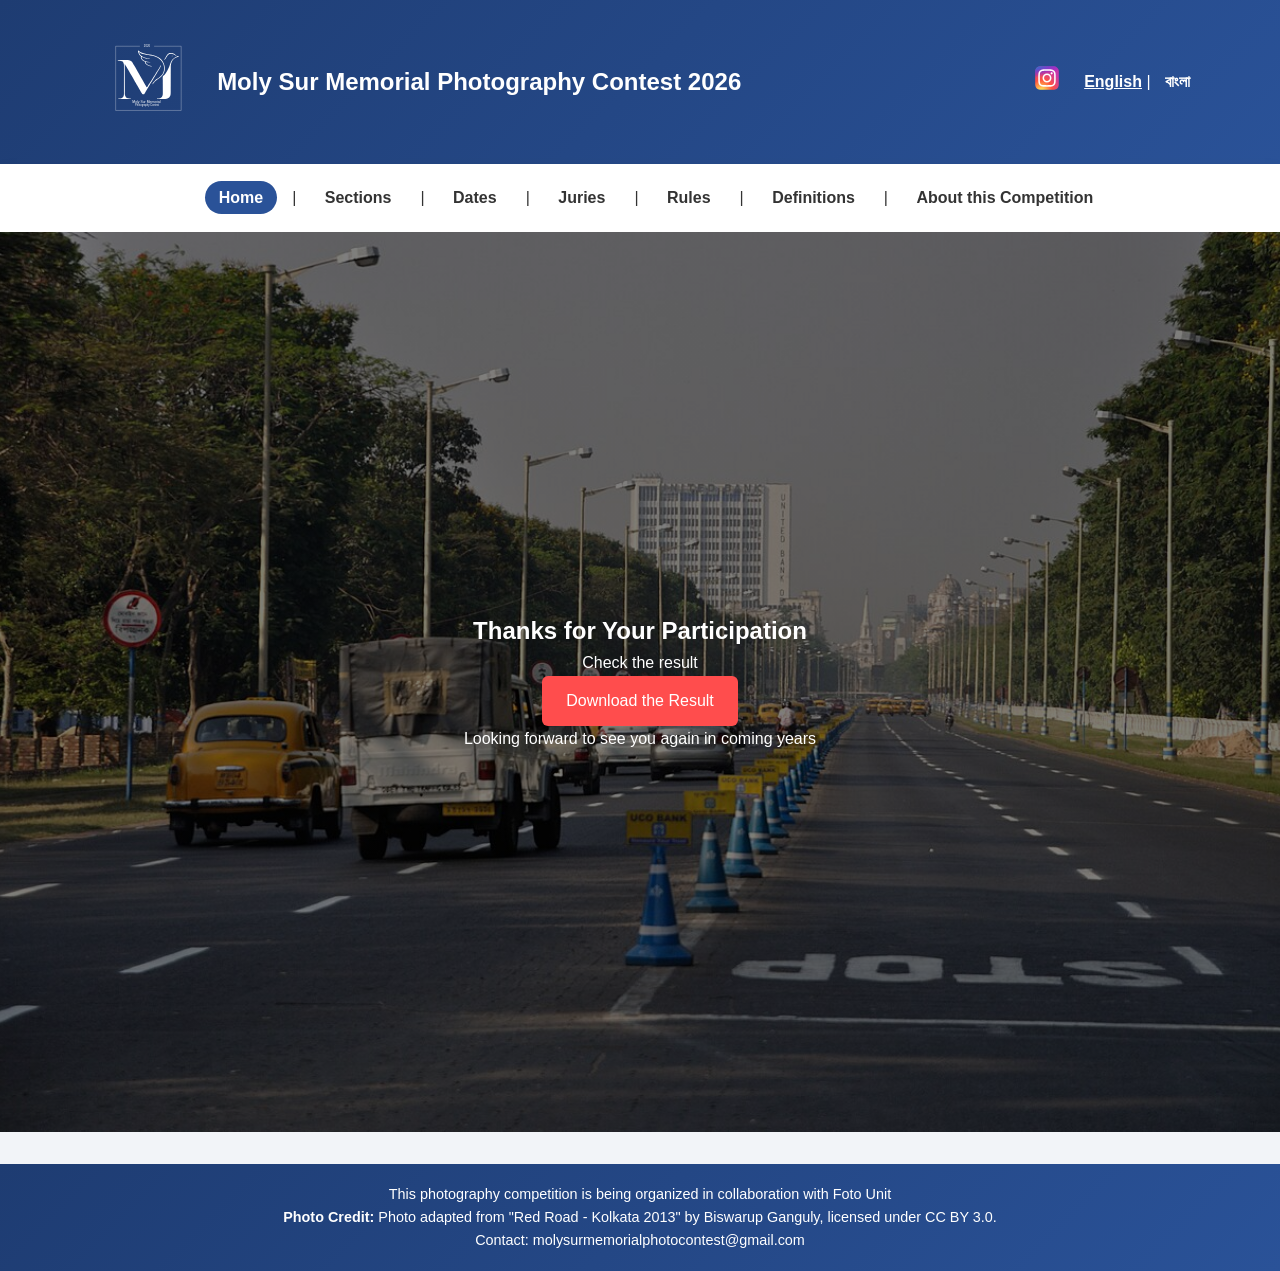
<file: index.html>
<!--!DOCTYPE html>
<html lang="en">
<head>
  <meta charset="UTF-8">
  <meta name="viewport" content="width=device-width, initial-scale=1.0">
  <title>Coming Soon</title>
  <link rel="stylesheet" href="style.css">
</head>
<body>

<div class="container">
  <h1>🚀 Coming Soon</h1>
  <p>Moly Sur Memorial Photography Contest 2026</p>

  <div class="launch-date">
    Launching on <strong>1st April 2026</strong>
  </div>
  
</div>

</body>
</html-->

<!DOCTYPE html>
<html lang="en">
<head>
  <meta charset="UTF-8">

  <meta http-equiv="refresh" content="3; url=/en/">

  <title>Redirecting...</title>

  <script>
    var lang = navigator.language || navigator.userLanguage;

    if (lang.startsWith('bn')) {
      window.location.href = "/bn/";
    } else {
      window.location.href = "/en/";
    }
  </script>
</head>

<body>
  <h2>Select Language</h2>

  <p>If you are not redirected automatically:</p>

  <ul>
    <li><a href="/en/">English</a></li>
    <li><a href="/bn/">বাংলা</a></li>
  </ul>
</body>
</html>
</file>
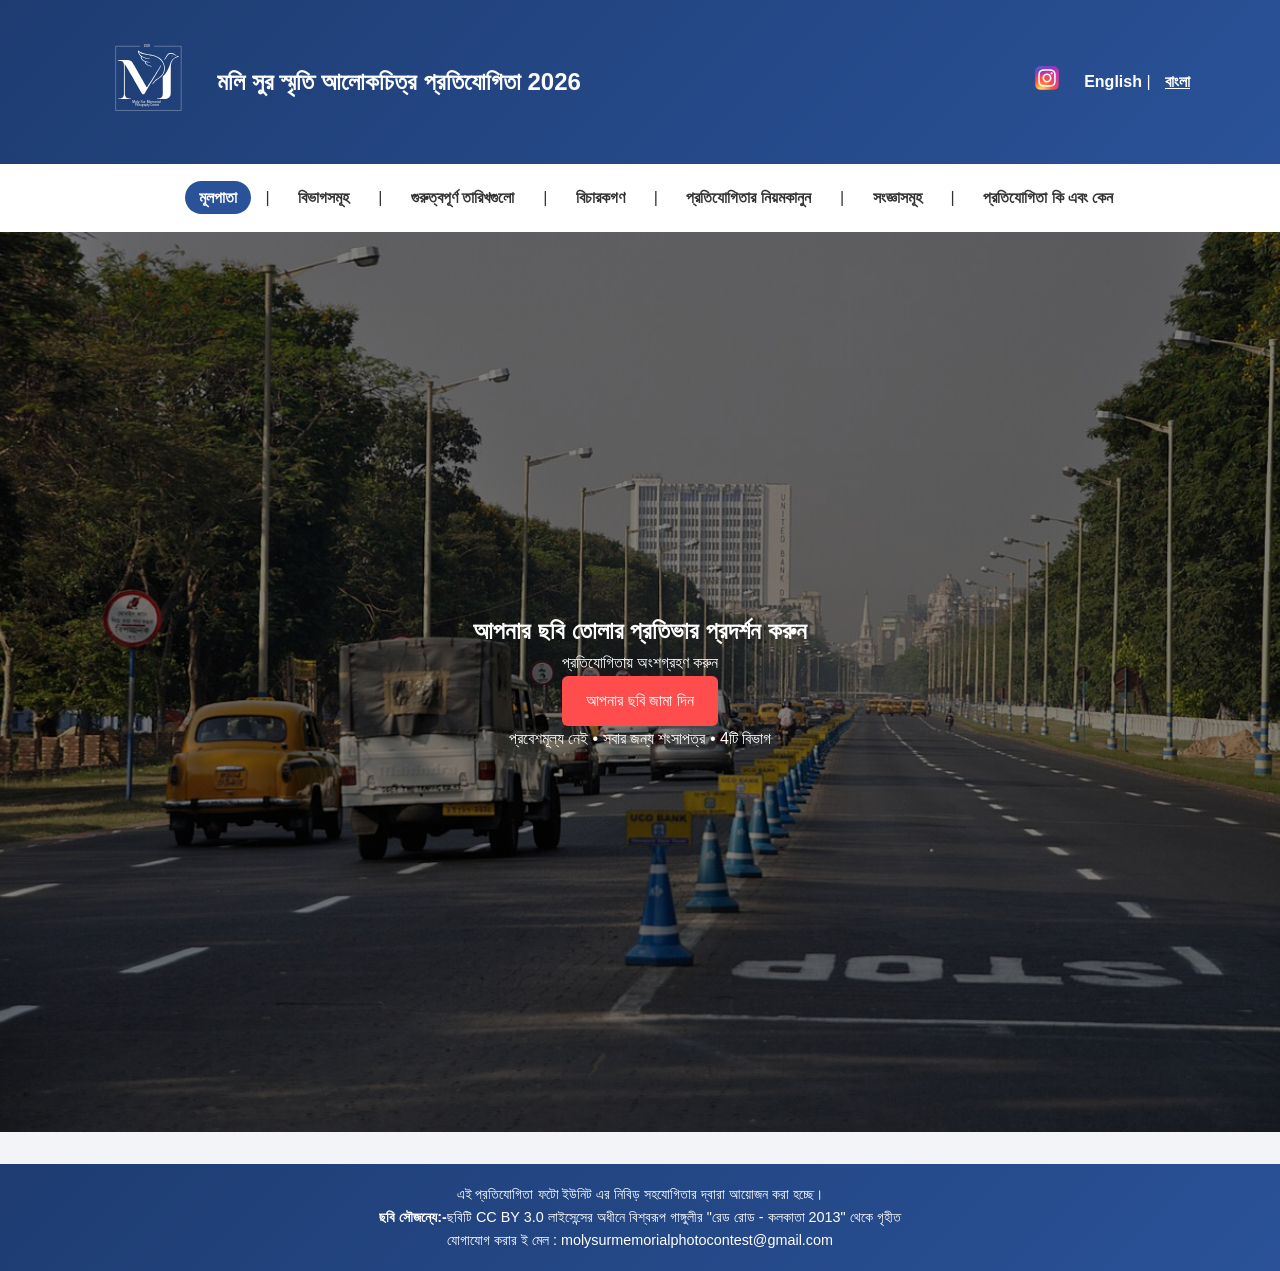
<file: bn/index.html>
<!DOCTYPE html>
<html lang="bn">
<head>
  <meta charset="UTF-8">
  <meta name="viewport" content="width=device-width, initial-scale=1.0">
  <title>MCMPC2026</title>
  <meta name="description" content="Photography contest 2026">
  <link rel="stylesheet" href="/styles/base.css">
  <link rel="stylesheet" href="/styles/layout.css">
  <link rel="stylesheet" href="/styles/component.css">
</head>

<body>

  <script data-goatcounter="https://msmpc.goatcounter.com/count"
        async src="//gc.zgo.at/count.js"></script>

  <div class="page-wrapper">

    <header>

      <div class="container header-flex">

        <!-- LEFT: Logo + Title -->
        <div class="header-left">
          <img src="/styles/logo4.svg" alt="Logo" class="logo">
          <h1>
            <span class="title-desktop">মলি সুর স্মৃতি আলোকচিত্র প্রতিযোগিতা 2026</span>
            <span class="title-mobile">MSM ফটো প্রতিযোগিতা 2026</span>
          </h1>
        </div>

        <!-- RIGHT: Instagram + Language -->
        <div class="header-right">

          <a href="https://instagram.com/msm.pc" target="_blank" class="insta-link">
            <img src="/styles/instagram-icon.svg" alt="Instagram">
          </a>

          <div class="lang-switch">
            <a href="/en/">English</a> |
            <a href="/bn/" class="active">বাংলা</a>
          </div>

        </div>
        
      </div>

    </header>

    <nav class="navbar">

      <div class="container">

        <ul>
          <li><a href="/bn/index.html" class="active">মূলপাতা</a></li>
          <li><a href="/bn/section.html">বিভাগসমূহ</a></li>
          <li><a href="/bn/calendar.html">গুরুত্বপূর্ণ তারিখগুলো</a></li>
          <li><a href="/bn/jury.html">বিচারকগণ</a></li>
          <li><a href="/bn/rule.html">প্রতিযোগিতার নিয়মকানুন</a></li>
          <li><a href="/bn/definition.html">সংজ্ঞাসমূহ</a></li>
          <li><a href="/bn/about.html">প্রতিযোগিতা কি এবং কেন</a></li>
        </ul>

      </div>

    </nav>

    <main>

      <section class="hero">

      <div class="container">

        <h2>আপনার ছবি তোলার প্রতিভার প্রদর্শন করুন</h2>

        <p>প্রতিযোগিতায় অংশগ্রহণ করুন</p>


        <a href="https://forms.gle/mVWbASYN3Ujqs8cL9" 
          target="_blank" 
          rel="noopener noreferrer"
          class="hero-btn">
            আপনার ছবি জামা দিন
        </a>

        <p class="hero-note">প্রবেশমূল্য নেই • সবার জন্য শংসাপত্র • 4টি বিভাগ</p>

        <!--a href="https://forms.gle/JocwkD4xmF44XonDA">Test Link</a-->
        <!--a href="https://forms.gle/DYAHYV2Z3Wo8uNwR8">Old Link</a-->

      </div>

    </section>

    </main>

    <footer>

      <div class="container">

        <p>এই প্রতিযোগিতা 
          <a href="https://fotounit.org">ফটো ইউনিট</a> 
          এর নিবিড় সহযোগিতার দ্বারা আয়োজন করা হচ্ছে।
        </p>

        <p><strong>ছবি সৌজন্যে:-</strong>ছবিটি <a href="https://creativecommons.org/licenses/by/3.0/" target="_blank">
          CC BY 3.0</a> লাইসেন্সের অধীনে 
          <a href="https://commons.wikimedia.org/wiki/User:Biswarup_Ganguly" target="_blank">
          বিশ্বরূপ গাঙ্গুলীর </a>  
          <a href="https://commons.wikimedia.org/wiki/File:Red_Road_-_Kolkata_2013-04-10_7739.JPG" target="_blank">
            "রেড রোড - কলকাতা 2013"</a> থেকে গৃহীত 
        </p>

        <p>যোগাযোগ করার ই মেল : molysurmemorialphotocontest@gmail.com</p>

      </div>

    </footer>

  </div>
  
</body>

</html>
</file>
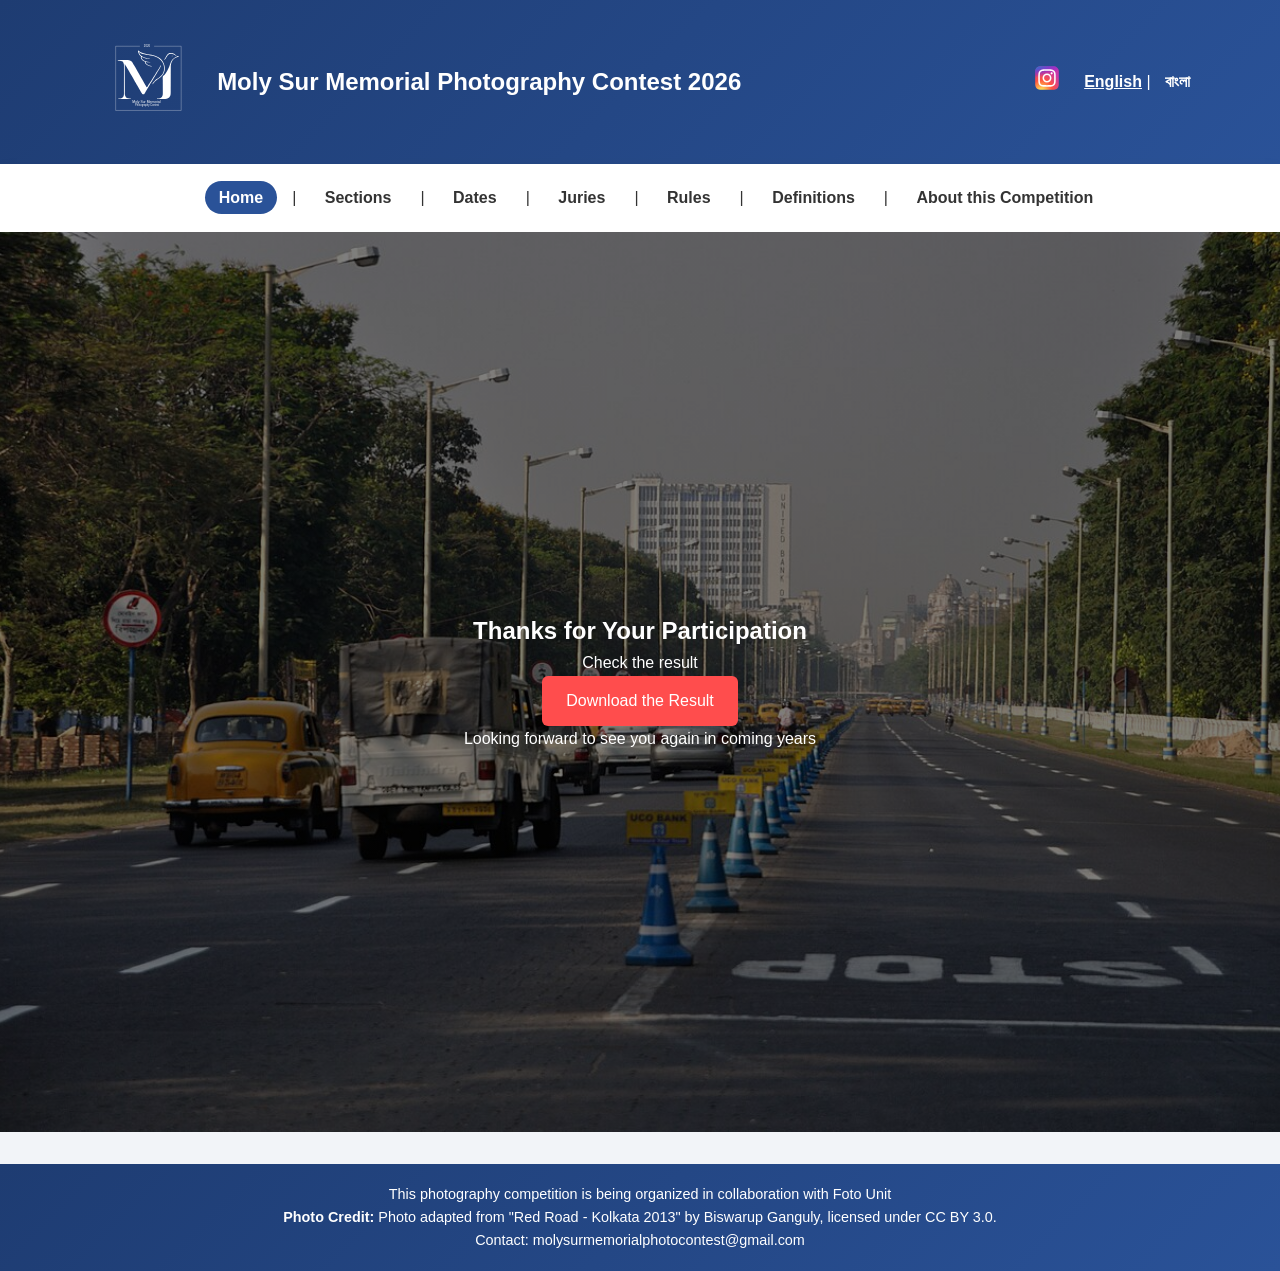
<file: en/index.html>
<!DOCTYPE html>
<html lang="en">
<head>
  <meta charset="UTF-8">
  <meta name="viewport" content="width=device-width, initial-scale=1.0">
  <title>MCMPC2026</title>
  <meta name="description" content="Photography contest 2026">
  <link rel="stylesheet" href="/styles/base.css">
  <link rel="stylesheet" href="/styles/layout.css">
  <link rel="stylesheet" href="/styles/component.css">
</head>

<body>

  <script data-goatcounter="https://msmpc.goatcounter.com/count"
        async src="//gc.zgo.at/count.js"></script>

  <div class="page-wrapper">

    <header>

      <div class="container header-flex">

        <!-- LEFT: Logo + Title -->
        <div class="header-left">
          <img src="/styles/logo4.svg" alt="Logo" class="logo">
          <h1>
            <span class="title-desktop">Moly Sur Memorial Photography Contest 2026</span>
            <span class="title-mobile">MSM Photo Contest 2026</span>
          </h1>
        </div>

        <!-- RIGHT: Instagram + Language -->
        <div class="header-right">

          <a href="https://instagram.com/msm.pc" target="_blank" class="insta-link">
            <img src="/styles/instagram-icon.svg" alt="Instagram">
          </a>

          <div class="lang-switch">
            <a href="/en/" class="active">English</a> |
            <a href="/bn/">বাংলা</a>
          </div>

        </div>
        
      </div>

    </header>

  <nav class="navbar">

    <div class="container">

      <ul>
        <li><a href="/en/index.html" class="active">Home</a></li>
        <li><a href="/en/section.html">Sections</a></li>
        <li><a href="/en/calendar.html">Dates</a></li>
        <li><a href="/en/jury.html">Juries</a></li>
        <li><a href="/en/rule.html">Rules</a></li>
        <li><a href="/en/definition.html">Definitions</a></li>
        <li><a href="/en/about.html">About this Competition</a></li>
      </ul>

    </div>

</nav>

  <main>

    <section class="hero">

      <div class="container">

        <!--h2>Show Your Photography Talent</h2-->
        <h2>Thanks for Your Participation</h2>

        <!--p>Join the contest</p-->
        <p>Check the result</p>

        <!--a href="https://forms.gle/mVWbASYN3Ujqs8cL9"  
          target="_blank" 
          rel="noopener noreferrer"
          class="hero-btn">
            Submit Your Photo
      </a-->

        <a href="result_msmpc26.pdf" target="_blank" class="hero-btn">Download the Result</a>

        <!--p class="hero-note">Free entry • Certificate for all • 4 Sections</p-->
          <p class="hero-note">Looking forward to see you again in coming years</p>

        <!--a href="https://forms.gle/JocwkD4xmF44XonDA">Test Link</a-->
        <!--a href="https://forms.gle/DYAHYV2Z3Wo8uNwR8">Old Link</a-->

        <!--p class="hero-credit"></p-->

      </div>

    </section>

  </main>

  <footer>

    <div class="container">

      <p>This photography competition is being organized in collaboration with 
        <a href="https://fotounit.org">Foto Unit</a>
      </p>

      <p><strong>Photo Credit:</strong> Photo adapted from 
          <a href="https://commons.wikimedia.org/wiki/File:Red_Road_-_Kolkata_2013-04-10_7739.JPG" target="_blank">
            "Red Road - Kolkata 2013"</a> by 
          <a href="https://commons.wikimedia.org/wiki/User:Biswarup_Ganguly" target="_blank">
              Biswarup Ganguly</a>, licensed under 
          <a href="https://creativecommons.org/licenses/by/3.0/" target="_blank">
              CC BY 3.0</a>.
      </p>

      <p>Contact: molysurmemorialphotocontest@gmail.com</p>

    </div>

  </footer>

  </div>

</body>

</html>
</file>
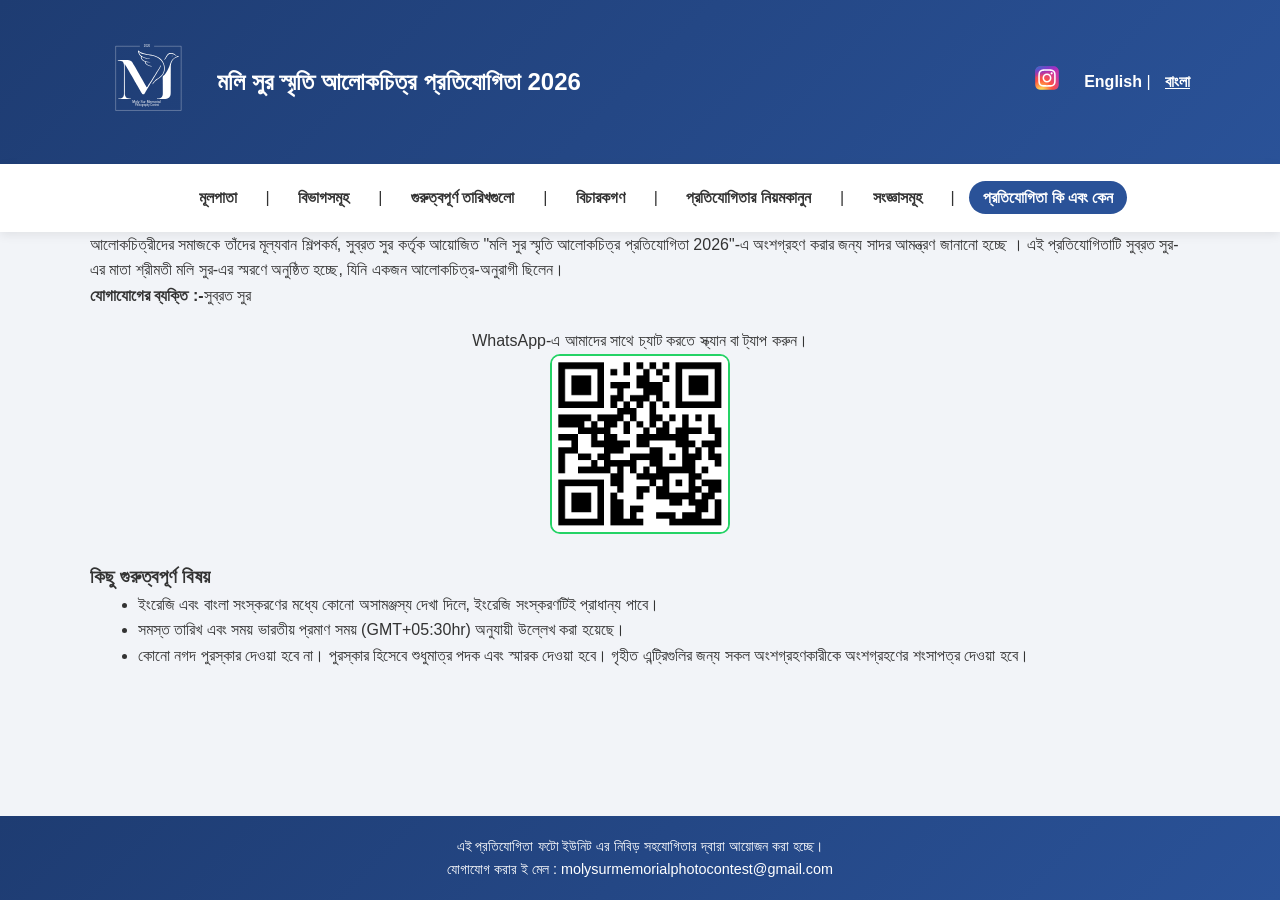
<file: bn/about.html>
<!DOCTYPE html>
<html lang="bn">
<head>
  <meta charset="UTF-8">
  <meta name="viewport" content="width=device-width, initial-scale=1.0">
  <title>MCMPC2026</title>
  <meta name="description" content="Photography contest 2026">
  <link rel="stylesheet" href="/styles/base.css">
  <link rel="stylesheet" href="/styles/layout.css">
  <link rel="stylesheet" href="/styles/component.css">
</head>

<body>

  <script data-goatcounter="https://msmpc.goatcounter.com/count"
        async src="//gc.zgo.at/count.js"></script>

  <div class="page-wrapper">

    <header>

      <div class="container header-flex">

        <!-- LEFT: Logo + Title -->
        <div class="header-left">
          <img src="/styles/logo4.svg" alt="Logo" class="logo">
          <h1>
            <span class="title-desktop">মলি সুর স্মৃতি আলোকচিত্র প্রতিযোগিতা 2026</span>
            <span class="title-mobile">MSM ফটো প্রতিযোগিতা 2026</span>
          </h1>
        </div>

        <!-- RIGHT: Instagram + Language -->
        <div class="header-right">

          <a href="https://instagram.com/msm.pc" target="_blank" class="insta-link">
            <img src="/styles/instagram-icon.svg" alt="Instagram">
          </a>

          <div class="lang-switch">
            <a href="/en/">English</a> |
            <a href="/bn/" class="active">বাংলা</a>
          </div>

        </div>
        

      </div>

    </header>

    <nav class="navbar">

      <div class="container">

        <ul>
          <li><a href="/bn/index.html">মূলপাতা</a></li>
          <li><a href="/bn/section.html">বিভাগসমূহ</a></li>
          <li><a href="/bn/calendar.html">গুরুত্বপূর্ণ তারিখগুলো</a></li>
          <li><a href="/bn/jury.html">বিচারকগণ</a></li>
          <li><a href="/bn/rule.html">প্রতিযোগিতার নিয়মকানুন</a></li>
          <li><a href="/bn/definition.html">সংজ্ঞাসমূহ</a></li>
          <li><a href="/bn/about.html" class="active">প্রতিযোগিতা কি এবং কেন</a></li>
        </ul>

      </div>

    </nav>


    <main>

      <div class="container">

        <p>আলোকচিত্রীদের সমাজকে তাঁদের মূল্যবান শিল্পকর্ম, সুব্রত সুর কর্তৃক আয়োজিত "মলি সুর স্মৃতি আলোকচিত্র প্রতিযোগিতা 2026"-এ 
        অংশগ্রহণ করার জন্য সাদর আমন্ত্রণ জানানো হচ্ছে । এই প্রতিযোগিতাটি সুব্রত সুর-এর মাতা শ্রীমতী মলি সুর-এর স্মরণে অনুষ্ঠিত হচ্ছে, 
        যিনি একজন আলোকচিত্র-অনুরাগী ছিলেন।
        </p>

        <p><strong>যোগাযোগের ব্যক্তি :-</strong>সুব্রত সুর</p>

        <div class="whatsapp-box">
          <p>WhatsApp-এ আমাদের সাথে চ্যাট করতে স্ক্যান বা ট্যাপ করুন।</p>
          <a href="https://wa.me/919874475633" target="_blank">
            <img src="/styles/whatsapp-qr.png" alt="WhatsApp QR" />
          </a>
        </div>

        <h3>কিছু ​​গুরুত্বপূর্ণ বিষয়</h3>

        <ul>

          <li>ইংরেজি এবং বাংলা সংস্করণের মধ্যে কোনো অসামঞ্জস্য দেখা দিলে, ইংরেজি সংস্করণটিই প্রাধান্য পাবে।</li>
          <li>সমস্ত তারিখ এবং সময় ভারতীয় প্রমাণ সময় (GMT+05:30hr) অনুযায়ী উল্লেখ করা হয়েছে।</li>
          <li>কোনো নগদ পুরস্কার দেওয়া হবে না। পুরস্কার হিসেবে শুধুমাত্র পদক এবং স্মারক দেওয়া হবে।
            গৃহীত এন্ট্রিগুলির জন্য সকল অংশগ্রহণকারীকে অংশগ্রহণের শংসাপত্র দেওয়া হবে।
          </li>

      </div>

    </main>

    <footer>

      <div class="container">

        <p>এই প্রতিযোগিতা <a href="https://fotounit.org">ফটো ইউনিট</a> 
          এর নিবিড় সহযোগিতার দ্বারা আয়োজন করা হচ্ছে।
        </p>

        <p>যোগাযোগ করার ই মেল : molysurmemorialphotocontest@gmail.com</p>

      </div>
      
    </footer>

  </div>
  
</body>
</html>
</file>
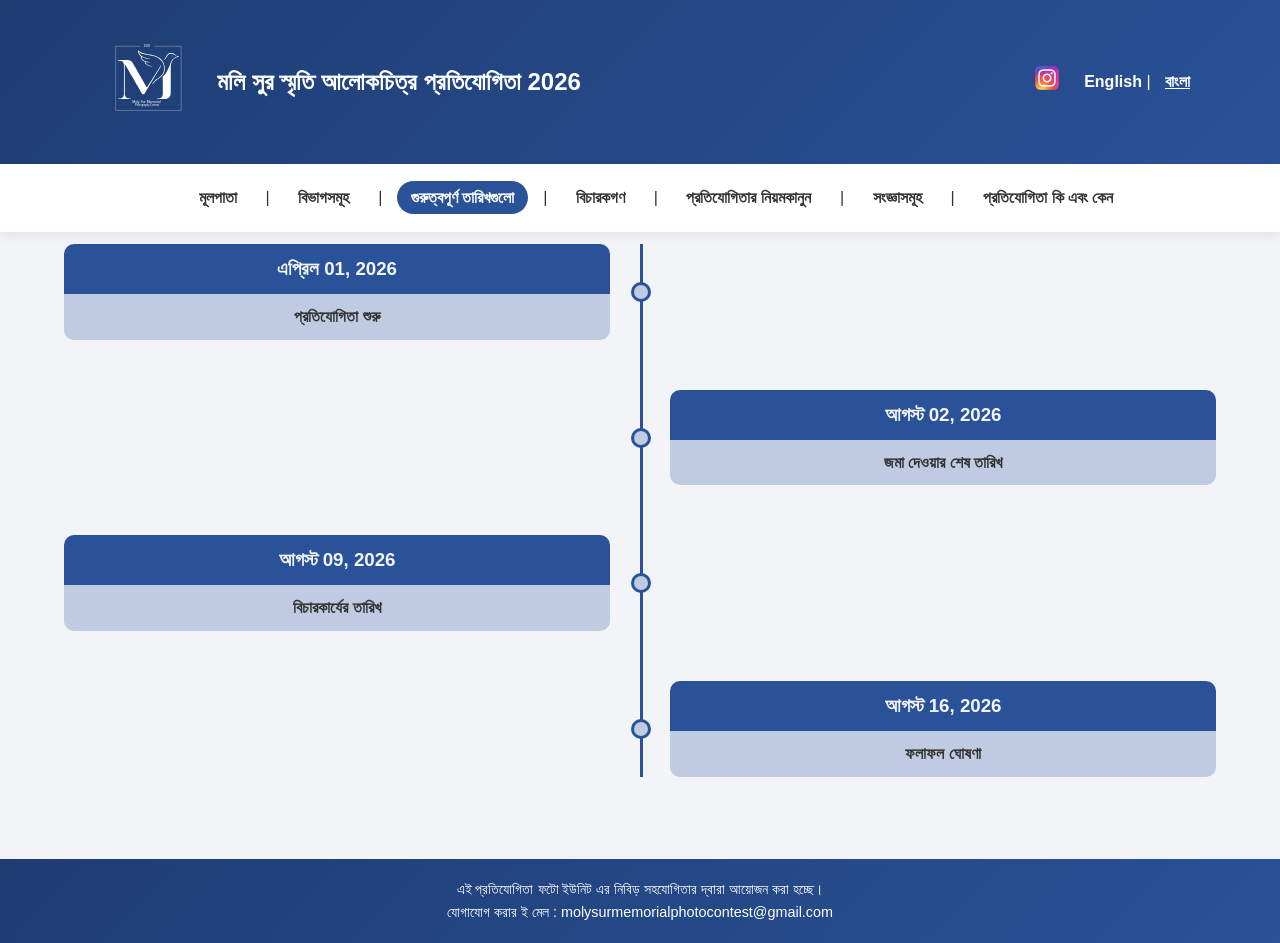
<file: bn/calendar.html>
<!DOCTYPE html>
<html lang="bn">
<head>
  <meta charset="UTF-8">
  <meta name="viewport" content="width=device-width, initial-scale=1.0">
  <title>MCMPC2026</title>
  <meta name="description" content="Photography contest 2026">
  <link rel="stylesheet" href="/styles/base.css">
  <link rel="stylesheet" href="/styles/layout.css">
  <link rel="stylesheet" href="/styles/timeline.css">
</head>

<body>

  <script data-goatcounter="https://msmpc.goatcounter.com/count"
        async src="//gc.zgo.at/count.js"></script>

  <div class="page-wrapper">

    <header>

      <div class="container header-flex">

        <!-- LEFT: Logo + Title -->
        <div class="header-left">
          <img src="/styles/logo4.svg" alt="Logo" class="logo">
          <h1>
            <span class="title-desktop">মলি সুর স্মৃতি আলোকচিত্র প্রতিযোগিতা 2026</span>
            <span class="title-mobile">MSM ফটো প্রতিযোগিতা 2026</span>
          </h1>
        </div>

        <!-- RIGHT: Instagram + Language -->
        <div class="header-right">

          <a href="https://instagram.com/msm.pc" target="_blank" class="insta-link">
            <img src="/styles/instagram-icon.svg" alt="Instagram">
          </a>

          <div class="lang-switch">
            <a href="/en/">English</a> |
            <a href="/bn/" class="active">বাংলা</a>
          </div>

        </div>
        

      </div>

    </header>

    <nav class="navbar">

      <div class="container">

        <ul>
          <li><a href="/bn/index.html">মূলপাতা</a></li>
          <li><a href="/bn/section.html">বিভাগসমূহ</a></li>
          <li><a href="/bn/calendar.html" class="active">গুরুত্বপূর্ণ তারিখগুলো</a></li>
          <li><a href="/bn/jury.html">বিচারকগণ</a></li>
          <li><a href="/bn/rule.html">প্রতিযোগিতার নিয়মকানুন</a></li>
          <li><a href="/bn/definition.html">সংজ্ঞাসমূহ</a></li>
          <li><a href="/bn/about.html">প্রতিযোগিতা কি এবং কেন</a></li>
        </ul>

      </div>

    </nav>

    <main>
      <div class="timeline">
        <ul>
          <li>
            <div class="content">
              <h3>এপ্রিল 01, 2026</h3>
              <p>প্রতিযোগিতা শুরু</p>
            </div>
            <div class="point"></div>
            <div class="date">
              <!--h4>January 2020</h4-->
            </div>
          </li>
          <li>
            <div class="content">
              <h3>আগস্ট 02, 2026</h3>
              <p>জমা দেওয়ার শেষ তারিখ</p>
            </div>
            <div class="point"></div>
            <div class="date">
              <!--h4>July 2019</h4-->
            </div>
          </li>
          <li>
            <div class="content">
              <h3>আগস্ট 09, 2026</h3>
              <p>বিচারকার্যের তারিখ</p>
            </div>
            <div class="point"></div>
            <div class="date">
              <!--h4>March 2019</h4-->
            </div>
          </li>
          <li>
            <div class="content">
              <h3>আগস্ট 16, 2026</h3>
              <p>ফলাফল ঘোষণা</p>
            </div>
            <div class="point"></div>
            <div class="date">
              <!--h4>March 2019</h4-->
            </div>
          </li>
        </ul>
      </div><!--time-line-->
    </main>

    <footer>

      <div class="container">

        <p>এই প্রতিযোগিতা <a href="https://fotounit.org">ফটো ইউনিট</a> 
          এর নিবিড় সহযোগিতার দ্বারা আয়োজন করা হচ্ছে।
        </p>

        <p>যোগাযোগ করার ই মেল : molysurmemorialphotocontest@gmail.com</p>

      </div>

    </footer>

  </div>
  
</body>

</html>
</file>
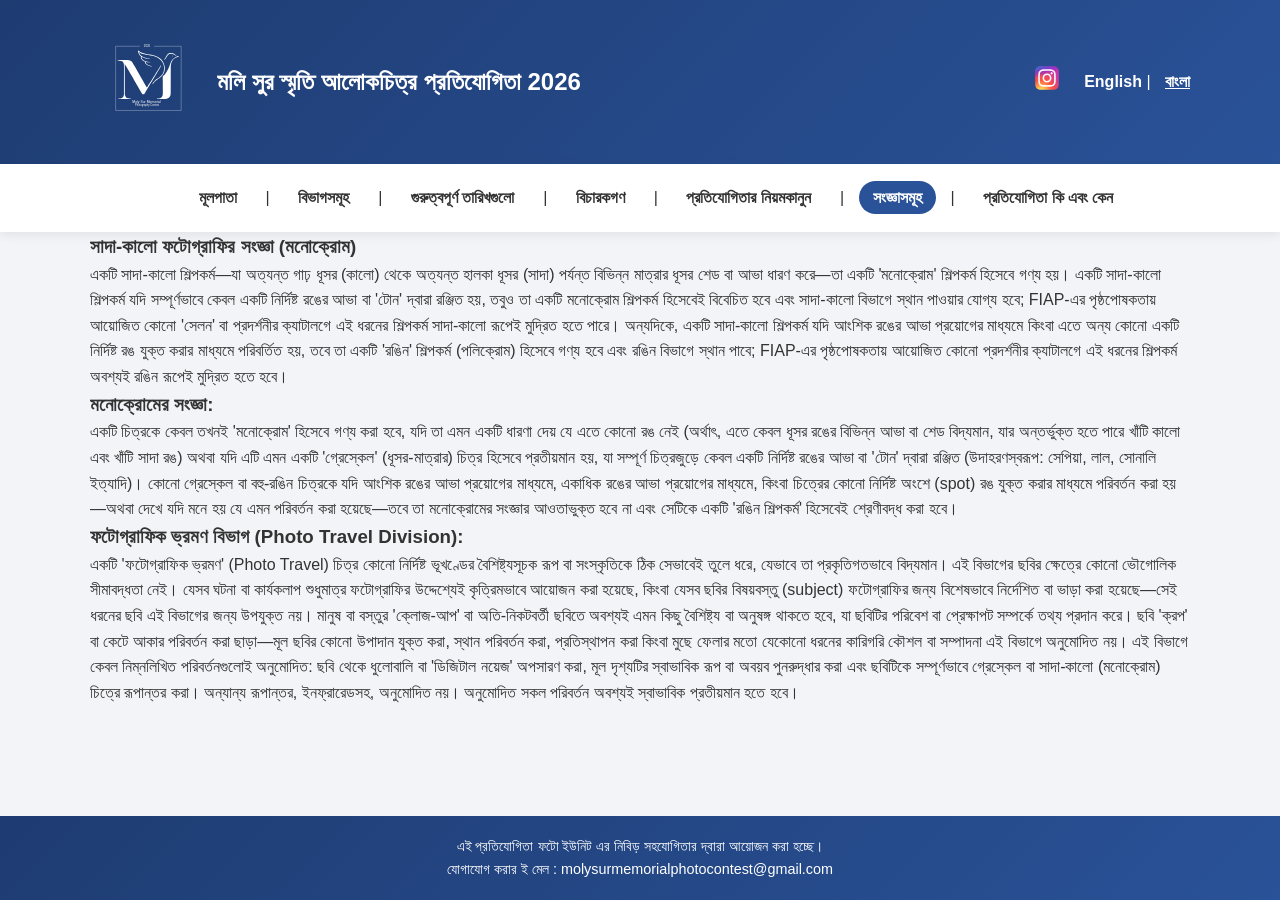
<file: bn/definition.html>
<!DOCTYPE html>
<html lang="bn">
<head>
  <meta charset="UTF-8">
  <meta name="viewport" content="width=device-width, initial-scale=1.0">
  <title>MCMPC2026</title>
  <meta name="description" content="Photography contest 2026">
  <link rel="stylesheet" href="/styles/base.css">
  <link rel="stylesheet" href="/styles/layout.css">
  <link rel="stylesheet" href="/styles/component.css">
</head>

<body>

  <script data-goatcounter="https://msmpc.goatcounter.com/count"
        async src="//gc.zgo.at/count.js"></script>

  <div class="page-wrapper">

    <header>

      <div class="container header-flex">

        <!-- LEFT: Logo + Title -->
        <div class="header-left">
          <img src="/styles/logo4.svg" alt="Logo" class="logo">
          <h1>
            <span class="title-desktop">মলি সুর স্মৃতি আলোকচিত্র প্রতিযোগিতা 2026</span>
            <span class="title-mobile">MSM ফটো প্রতিযোগিতা 2026</span>
          </h1>
        </div>

        <!-- RIGHT: Instagram + Language -->
        <div class="header-right">

          <a href="https://instagram.com/msm.pc" target="_blank" class="insta-link">
            <img src="/styles/instagram-icon.svg" alt="Instagram">
          </a>

          <div class="lang-switch">
            <a href="/en/">English</a> |
            <a href="/bn/" class="active">বাংলা</a>
          </div>

        </div>
        
      </div>

    </header>

    <nav class="navbar">

      <div class="container">

        <ul>
          <li><a href="/bn/index.html">মূলপাতা</a></li>
          <li><a href="/bn/section.html">বিভাগসমূহ</a></li>
          <li><a href="/bn/calendar.html">গুরুত্বপূর্ণ তারিখগুলো</a></li>
          <li><a href="/bn/jury.html">বিচারকগণ</a></li>
          <li><a href="/bn/rule.html">প্রতিযোগিতার নিয়মকানুন</a></li>
          <li><a href="/bn/definition.html" class="active">সংজ্ঞাসমূহ</a></li>
          <li><a href="/bn/about.html">প্রতিযোগিতা কি এবং কেন</a></li>
        </ul>

      </div>

    </nav>

    <main>

  <div class="container">

    <h3>সাদা-কালো ফটোগ্রাফির সংজ্ঞা (মনোক্রোম)</h3>

    <p>একটি সাদা-কালো শিল্পকর্ম—যা অত্যন্ত গাঢ় ধূসর (কালো) থেকে অত্যন্ত হালকা ধূসর (সাদা) পর্যন্ত বিভিন্ন মাত্রার ধূসর শেড বা আভা ধারণ করে—তা একটি 'মনোক্রোম' শিল্পকর্ম হিসেবে গণ্য হয়। একটি সাদা-কালো শিল্পকর্ম যদি সম্পূর্ণভাবে কেবল একটি নির্দিষ্ট রঙের আভা বা 'টোন' দ্বারা রঞ্জিত হয়, তবুও তা একটি মনোক্রোম শিল্পকর্ম হিসেবেই বিবেচিত হবে এবং সাদা-কালো বিভাগে স্থান পাওয়ার যোগ্য হবে; FIAP-এর পৃষ্ঠপোষকতায় আয়োজিত কোনো 'সেলন' বা প্রদর্শনীর ক্যাটালগে এই ধরনের শিল্পকর্ম সাদা-কালো রূপেই মুদ্রিত হতে পারে। অন্যদিকে, একটি সাদা-কালো শিল্পকর্ম যদি আংশিক রঙের আভা প্রয়োগের মাধ্যমে কিংবা এতে অন্য কোনো একটি নির্দিষ্ট রঙ যুক্ত করার মাধ্যমে পরিবর্তিত হয়, তবে তা একটি 'রঙিন' শিল্পকর্ম (পলিক্রোম) হিসেবে গণ্য হবে এবং রঙিন বিভাগে স্থান পাবে; FIAP-এর পৃষ্ঠপোষকতায় আয়োজিত কোনো প্রদর্শনীর ক্যাটালগে এই ধরনের শিল্পকর্ম অবশ্যই রঙিন রূপেই মুদ্রিত হতে হবে। 
    </p>

    <h3>মনোক্রোমের সংজ্ঞা:</h3>

    <p>একটি চিত্রকে কেবল তখনই 'মনোক্রোম' হিসেবে গণ্য করা হবে, যদি তা এমন একটি ধারণা দেয় যে এতে কোনো রঙ নেই (অর্থাৎ, এতে কেবল ধূসর রঙের বিভিন্ন আভা বা শেড বিদ্যমান, যার অন্তর্ভুক্ত হতে পারে খাঁটি কালো এবং খাঁটি সাদা রঙ) অথবা যদি এটি এমন একটি 'গ্রেস্কেল' (ধূসর-মাত্রার) চিত্র হিসেবে প্রতীয়মান হয়, যা সম্পূর্ণ চিত্রজুড়ে কেবল একটি নির্দিষ্ট রঙের আভা বা 'টোন' দ্বারা রঞ্জিত (উদাহরণস্বরূপ: সেপিয়া, লাল, সোনালি ইত্যাদি)। কোনো গ্রেস্কেল বা বহু-রঙিন চিত্রকে যদি আংশিক রঙের আভা প্রয়োগের মাধ্যমে, একাধিক রঙের আভা প্রয়োগের মাধ্যমে, কিংবা চিত্রের কোনো নির্দিষ্ট অংশে (spot) রঙ যুক্ত করার মাধ্যমে পরিবর্তন করা হয়—অথবা দেখে যদি মনে হয় যে এমন পরিবর্তন করা হয়েছে—তবে তা মনোক্রোমের সংজ্ঞার আওতাভুক্ত হবে না এবং সেটিকে একটি 'রঙিন শিল্পকর্ম' হিসেবেই শ্রেণীবদ্ধ করা হবে। 
    </p>

    <h3>ফটোগ্রাফিক ভ্রমণ বিভাগ (Photo Travel Division):</h3>

    <p>একটি 'ফটোগ্রাফিক ভ্রমণ' (Photo Travel) চিত্র কোনো নির্দিষ্ট ভূখণ্ডের বৈশিষ্ট্যসূচক রূপ বা সংস্কৃতিকে ঠিক সেভাবেই তুলে ধরে, যেভাবে তা প্রকৃতিগতভাবে বিদ্যমান। এই বিভাগের ছবির ক্ষেত্রে কোনো ভৌগোলিক সীমাবদ্ধতা নেই। যেসব ঘটনা বা কার্যকলাপ শুধুমাত্র ফটোগ্রাফির উদ্দেশ্যেই কৃত্রিমভাবে আয়োজন করা হয়েছে, কিংবা যেসব ছবির বিষয়বস্তু (subject) ফটোগ্রাফির জন্য বিশেষভাবে নির্দেশিত বা ভাড়া করা হয়েছে—সেই ধরনের ছবি এই বিভাগের জন্য উপযুক্ত নয়। মানুষ বা বস্তুর 'ক্লোজ-আপ' বা অতি-নিকটবর্তী ছবিতে অবশ্যই এমন কিছু বৈশিষ্ট্য বা অনুষঙ্গ থাকতে হবে, যা ছবিটির পরিবেশ বা প্রেক্ষাপট সম্পর্কে তথ্য প্রদান করে। ছবি 'ক্রপ' বা কেটে আকার পরিবর্তন করা ছাড়া—মূল ছবির কোনো উপাদান যুক্ত করা, স্থান পরিবর্তন করা, প্রতিস্থাপন করা কিংবা মুছে ফেলার মতো যেকোনো ধরনের কারিগরি কৌশল বা সম্পাদনা এই বিভাগে অনুমোদিত নয়। এই বিভাগে কেবল নিম্নলিখিত পরিবর্তনগুলোই অনুমোদিত: ছবি থেকে ধুলোবালি বা 'ডিজিটাল নয়েজ' অপসারণ করা, মূল দৃশ্যটির স্বাভাবিক রূপ বা অবয়ব পুনরুদ্ধার করা এবং ছবিটিকে সম্পূর্ণভাবে গ্রেস্কেল বা সাদা-কালো (মনোক্রোম) চিত্রে রূপান্তর করা। অন্যান্য রূপান্তর,
    ইনফ্রারেডসহ, অনুমোদিত নয়। অনুমোদিত সকল পরিবর্তন অবশ্যই স্বাভাবিক প্রতীয়মান হতে হবে। 
    </p>

  </div>

</main>

    <footer>

      <div class="container">

        <p>এই প্রতিযোগিতা 
          <a href="https://fotounit.org">ফটো ইউনিট</a> 
          এর নিবিড় সহযোগিতার দ্বারা আয়োজন করা হচ্ছে।
        </p>

        <p>যোগাযোগ করার ই মেল : molysurmemorialphotocontest@gmail.com</p>

      </div>

    </footer>

  </div>
  
</body>

</html>
</file>
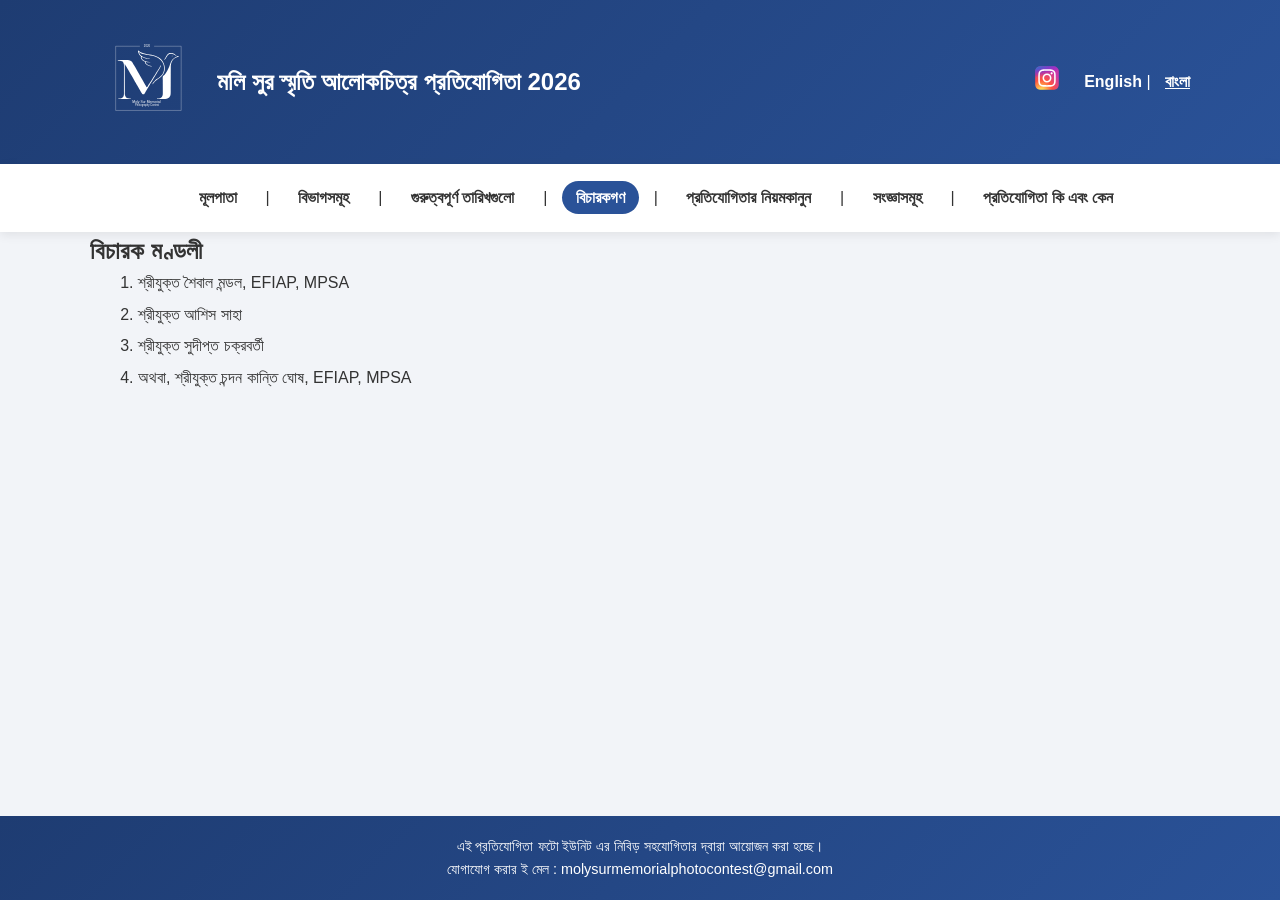
<file: bn/jury.html>
<!DOCTYPE html>
<html lang="bn">
<head>
  <meta charset="UTF-8">
  <meta name="viewport" content="width=device-width, initial-scale=1.0">
  <title>MCMPC2026</title>
  <meta name="description" content="Photography contest 2026">
  <link rel="stylesheet" href="/styles/base.css">
  <link rel="stylesheet" href="/styles/layout.css">
  <link rel="stylesheet" href="/styles/component.css">
</head>

<body>

  <script data-goatcounter="https://msmpc.goatcounter.com/count"
        async src="//gc.zgo.at/count.js"></script>

  <div class="page-wrapper">

    <header>

      <div class="container header-flex">

        <!-- LEFT: Logo + Title -->
        <div class="header-left">
          <img src="/styles/logo4.svg" alt="Logo" class="logo">
          <h1>
            <span class="title-desktop">মলি সুর স্মৃতি আলোকচিত্র প্রতিযোগিতা 2026</span>
            <span class="title-mobile">MSM ফটো প্রতিযোগিতা 2026</span>
          </h1>
        </div>

        <!-- RIGHT: Instagram + Language -->
        <div class="header-right">

          <a href="https://instagram.com/msm.pc" target="_blank" class="insta-link">
            <img src="/styles/instagram-icon.svg" alt="Instagram">
          </a>

          <div class="lang-switch">
            <a href="/en/">English</a> |
            <a href="/bn/" class="active">বাংলা</a>
          </div>

        </div>
        
      </div>

    </header>

    <nav class="navbar">

      <div class="container">

        <ul>
          <li><a href="/bn/index.html">মূলপাতা</a></li>
          <li><a href="/bn/section.html">বিভাগসমূহ</a></li>
          <li><a href="/bn/calendar.html">গুরুত্বপূর্ণ তারিখগুলো</a></li>
          <li><a href="/bn/jury.html" class="active">বিচারকগণ</a></li>
          <li><a href="/bn/rule.html">প্রতিযোগিতার নিয়মকানুন</a></li>
          <li><a href="/bn/definition.html">সংজ্ঞাসমূহ</a></li>
          <li><a href="/bn/about.html">প্রতিযোগিতা কি এবং কেন</a></li>
        </ul>

      </div>

    </nav>

    <main>

      <div class="container">

        <h2>বিচারক মণ্ডলী</h2>
      
        <ol>
          <li>শ্রীযুক্ত শৈবাল মন্ডল, EFIAP, MPSA </li>
          <li>শ্রীযুক্ত আশিস সাহা</li>
          <li>শ্রীযুক্ত সুদীপ্ত চক্রবর্তী</li>
          <li>অথবা, শ্রীযুক্ত চন্দন কান্তি ঘোষ,  EFIAP, MPSA</li>
        </ol>

      </div>

    </main>

    <footer>

      <div class="container">

        <p>এই প্রতিযোগিতা 
          <a href="https://fotounit.org">ফটো ইউনিট</a> 
          এর নিবিড় সহযোগিতার দ্বারা আয়োজন করা হচ্ছে।
        </p>

        <p>যোগাযোগ করার ই মেল : molysurmemorialphotocontest@gmail.com</p>

      </div>

    </footer>

  </div>
  
</body>

</html>
</file>
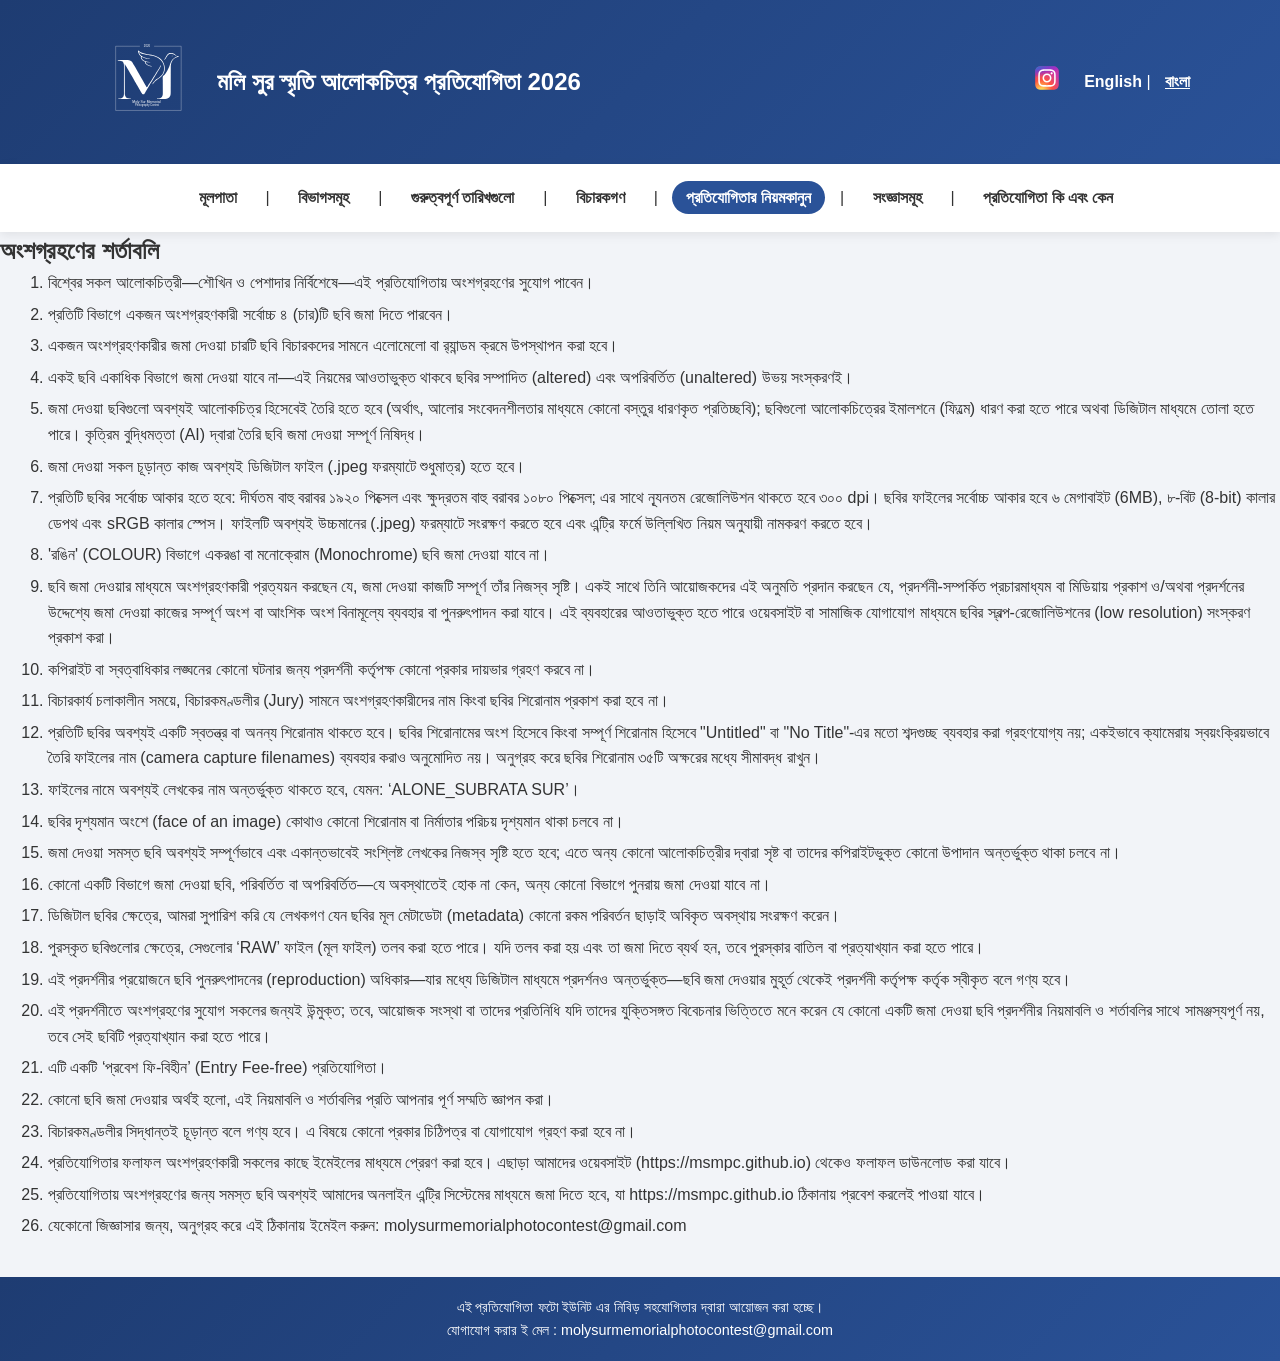
<file: bn/rule.html>
<!DOCTYPE html>
<html lang="bn">
<head>
  <meta charset="UTF-8">
  <meta name="viewport" content="width=device-width, initial-scale=1.0">
  <title>MCMPC2026</title>
  <meta name="description" content="Photography contest 2026">
  <link rel="stylesheet" href="/styles/base.css">
  <link rel="stylesheet" href="/styles/layout.css">
  <link rel="stylesheet" href="/styles/component.css">
</head>

<body>

  <script data-goatcounter="https://msmpc.goatcounter.com/count"
        async src="//gc.zgo.at/count.js"></script>

  <div class="page-wrapper">

    <header>

      <div class="container header-flex">

        <!-- LEFT: Logo + Title -->
        <div class="header-left">
          <img src="/styles/logo4.svg" alt="Logo" class="logo">
          <h1>
            <span class="title-desktop">মলি সুর স্মৃতি আলোকচিত্র প্রতিযোগিতা 2026</span>
            <span class="title-mobile">MSM ফটো প্রতিযোগিতা 2026</span>
          </h1>
        </div>

        <!-- RIGHT: Instagram + Language -->
        <div class="header-right">

          <a href="https://instagram.com/msm.pc" target="_blank" class="insta-link">
            <img src="/styles/instagram-icon.svg" alt="Instagram">
          </a>

          <div class="lang-switch">
            <a href="/en/">English</a> |
            <a href="/bn/" class="active">বাংলা</a>
          </div>

        </div>
        
      </div>

    </header>

    <nav class="navbar">

      <div class="container">

        <ul>
          <li><a href="/bn/index.html">মূলপাতা</a></li>
          <li><a href="/bn/section.html">বিভাগসমূহ</a></li>
          <li><a href="/bn/calendar.html">গুরুত্বপূর্ণ তারিখগুলো</a></li>
          <li><a href="/bn/jury.html">বিচারকগণ</a></li>
          <li><a href="/bn/rule.html" class="active">প্রতিযোগিতার নিয়মকানুন</a></li>
          <li><a href="/bn/definition.html">সংজ্ঞাসমূহ</a></li>
          <li><a href="/bn/about.html">প্রতিযোগিতা কি এবং কেন</a></li>
        </ul>

      </div>

    </nav>

    <main>

  <h2>অংশগ্রহণের শর্তাবলি</h2>

  <ol>
    <li>বিশ্বের সকল আলোকচিত্রী—শৌখিন ও পেশাদার নির্বিশেষে—এই প্রতিযোগিতায় অংশগ্রহণের সুযোগ পাবেন।</li>
    <li>প্রতিটি বিভাগে একজন অংশগ্রহণকারী সর্বোচ্চ ৪ (চার)টি ছবি জমা দিতে পারবেন।</li>
    <li>একজন অংশগ্রহণকারীর জমা দেওয়া চারটি ছবি বিচারকদের সামনে এলোমেলো বা র‍্যান্ডম ক্রমে উপস্থাপন করা হবে।</li>
    <li>একই ছবি একাধিক বিভাগে জমা দেওয়া যাবে না—এই নিয়মের আওতাভুক্ত থাকবে ছবির সম্পাদিত (altered) এবং অপরিবর্তিত (unaltered) উভয় সংস্করণই।</li>
    <li>জমা দেওয়া ছবিগুলো অবশ্যই আলোকচিত্র হিসেবেই তৈরি হতে হবে (অর্থাৎ, আলোর সংবেদনশীলতার মাধ্যমে কোনো বস্তুর ধারণকৃত প্রতিচ্ছবি); ছবিগুলো আলোকচিত্রের ইমালশনে (ফিল্মে) ধারণ করা হতে পারে অথবা ডিজিটাল মাধ্যমে তোলা হতে পারে। কৃত্রিম বুদ্ধিমত্তা (AI) দ্বারা তৈরি ছবি জমা দেওয়া সম্পূর্ণ নিষিদ্ধ।</li>
    <li>জমা দেওয়া সকল চূড়ান্ত কাজ অবশ্যই ডিজিটাল ফাইল (.jpeg ফরম্যাটে শুধুমাত্র) হতে হবে।</li>
    <li>প্রতিটি ছবির সর্বোচ্চ আকার হতে হবে: দীর্ঘতম বাহু বরাবর ১৯২০ পিক্সেল এবং ক্ষুদ্রতম বাহু বরাবর ১০৮০ পিক্সেল; এর সাথে ন্যূনতম রেজোলিউশন থাকতে হবে ৩০০ dpi। ছবির ফাইলের সর্বোচ্চ আকার হবে ৬ মেগাবাইট (6MB), ৮-বিট (8-bit) কালার ডেপথ এবং sRGB কালার স্পেস। ফাইলটি অবশ্যই উচ্চমানের (.jpeg) ফরম্যাটে সংরক্ষণ করতে হবে এবং এন্ট্রি ফর্মে উল্লিখিত নিয়ম অনুযায়ী নামকরণ করতে হবে।</li>
    <li class="item-important">'রঙিন' (COLOUR) বিভাগে একরঙা বা মনোক্রোম (Monochrome) ছবি জমা দেওয়া যাবে না।</li>
    <li>ছবি জমা দেওয়ার মাধ্যমে অংশগ্রহণকারী প্রত্যয়ন করছেন যে, জমা দেওয়া কাজটি সম্পূর্ণ তাঁর নিজস্ব সৃষ্টি। একই সাথে তিনি আয়োজকদের এই অনুমতি প্রদান করছেন যে, প্রদর্শনী-সম্পর্কিত প্রচারমাধ্যম বা মিডিয়ায় প্রকাশ ও/অথবা প্রদর্শনের উদ্দেশ্যে জমা দেওয়া কাজের সম্পূর্ণ অংশ বা আংশিক অংশ বিনামূল্যে ব্যবহার বা পুনরুৎপাদন করা যাবে। এই ব্যবহারের আওতাভুক্ত হতে পারে ওয়েবসাইট বা সামাজিক যোগাযোগ মাধ্যমে ছবির স্বল্প-রেজোলিউশনের (low resolution) সংস্করণ প্রকাশ করা।</li>
    <li>কপিরাইট বা স্বত্বাধিকার লঙ্ঘনের কোনো ঘটনার জন্য প্রদর্শনী কর্তৃপক্ষ কোনো প্রকার দায়ভার গ্রহণ করবে না।</li>
    <li>বিচারকার্য চলাকালীন সময়ে, বিচারকমণ্ডলীর (Jury) সামনে অংশগ্রহণকারীদের নাম কিংবা ছবির শিরোনাম প্রকাশ করা হবে না।</li>
    <li>প্রতিটি ছবির অবশ্যই একটি স্বতন্ত্র বা অনন্য শিরোনাম থাকতে হবে। ছবির শিরোনামের অংশ হিসেবে কিংবা সম্পূর্ণ শিরোনাম হিসেবে "Untitled" বা "No Title"-এর মতো শব্দগুচ্ছ ব্যবহার করা গ্রহণযোগ্য নয়; একইভাবে ক্যামেরায় স্বয়ংক্রিয়ভাবে তৈরি ফাইলের নাম (camera capture filenames) ব্যবহার করাও অনুমোদিত নয়। অনুগ্রহ করে ছবির শিরোনাম ৩৫টি অক্ষরের মধ্যে সীমাবদ্ধ রাখুন।</li> <li>ফাইলের নামে অবশ্যই লেখকের নাম অন্তর্ভুক্ত থাকতে হবে, যেমন: ‘ALONE_SUBRATA SUR’।</li>
    <li>ছবির দৃশ্যমান অংশে (face of an image) কোথাও কোনো শিরোনাম বা নির্মাতার পরিচয় দৃশ্যমান থাকা চলবে না।</li>
    <li>জমা দেওয়া সমস্ত ছবি অবশ্যই সম্পূর্ণভাবে এবং একান্তভাবেই সংশ্লিষ্ট লেখকের নিজস্ব সৃষ্টি হতে হবে; এতে অন্য কোনো আলোকচিত্রীর দ্বারা সৃষ্ট বা তাদের কপিরাইটভুক্ত কোনো উপাদান অন্তর্ভুক্ত থাকা চলবে না।</li>
    <li>কোনো একটি বিভাগে জমা দেওয়া ছবি, পরিবর্তিত বা অপরিবর্তিত—যে অবস্থাতেই হোক না কেন, অন্য কোনো বিভাগে পুনরায় জমা দেওয়া যাবে না।</li>
    <li>ডিজিটাল ছবির ক্ষেত্রে, আমরা সুপারিশ করি যে লেখকগণ যেন ছবির মূল মেটাডেটা (metadata) কোনো রকম পরিবর্তন ছাড়াই অবিকৃত অবস্থায় সংরক্ষণ করেন।</li>
    <li class="item-important">পুরস্কৃত ছবিগুলোর ক্ষেত্রে, সেগুলোর ‘RAW’ ফাইল (মূল ফাইল) তলব করা হতে পারে। যদি তলব করা হয় এবং তা জমা দিতে ব্যর্থ হন, তবে পুরস্কার বাতিল বা প্রত্যাখ্যান করা হতে পারে।</li>
    <li>এই প্রদর্শনীর প্রয়োজনে ছবি পুনরুৎপাদনের (reproduction) অধিকার—যার মধ্যে ডিজিটাল মাধ্যমে প্রদর্শনও অন্তর্ভুক্ত—ছবি জমা দেওয়ার মুহূর্ত থেকেই প্রদর্শনী কর্তৃপক্ষ কর্তৃক স্বীকৃত বলে গণ্য হবে।</li>
    <li>এই প্রদর্শনীতে অংশগ্রহণের সুযোগ সকলের জন্যই উন্মুক্ত; তবে, আয়োজক সংস্থা বা তাদের প্রতিনিধি যদি তাদের যুক্তিসঙ্গত বিবেচনার ভিত্তিতে মনে করেন যে কোনো একটি জমা দেওয়া ছবি প্রদর্শনীর নিয়মাবলি ও শর্তাবলির সাথে সামঞ্জস্যপূর্ণ নয়, তবে সেই ছবিটি প্রত্যাখ্যান করা হতে পারে।</li>
    <li class="item-important">এটি একটি ‘প্রবেশ ফি-বিহীন’ (Entry Fee-free) প্রতিযোগিতা।</li>
    <li>কোনো ছবি জমা দেওয়ার অর্থই হলো, এই নিয়মাবলি ও শর্তাবলির প্রতি আপনার পূর্ণ সম্মতি জ্ঞাপন করা।</li>
    <li>বিচারকমণ্ডলীর সিদ্ধান্তই চূড়ান্ত বলে গণ্য হবে। এ বিষয়ে কোনো প্রকার চিঠিপত্র বা যোগাযোগ গ্রহণ করা হবে না।</li>
    <li>প্রতিযোগিতার ফলাফল অংশগ্রহণকারী সকলের কাছে ইমেইলের মাধ্যমে প্রেরণ করা হবে। এছাড়া আমাদের ওয়েবসাইট (https://msmpc.github.io) থেকেও ফলাফল ডাউনলোড করা যাবে।</li>
    <li>প্রতিযোগিতায় অংশগ্রহণের জন্য সমস্ত ছবি অবশ্যই আমাদের অনলাইন এন্ট্রি সিস্টেমের মাধ্যমে জমা দিতে হবে, যা https://msmpc.github.io ঠিকানায় প্রবেশ করলেই পাওয়া যাবে।</li>
    <li>যেকোনো জিজ্ঞাসার জন্য, অনুগ্রহ করে এই ঠিকানায় ইমেইল করুন: molysurmemorialphotocontest@gmail.com</li>
  </ol>

</main>

    <footer>

      <div class="container">

        <p>এই প্রতিযোগিতা <a href="https://fotounit.org">ফটো ইউনিট</a> 
          এর নিবিড় সহযোগিতার দ্বারা আয়োজন করা হচ্ছে।
        </p>

        <p>যোগাযোগ করার ই মেল : molysurmemorialphotocontest@gmail.com</p>

      </div>
      
    </footer>

  </div>
  
</body>
</html>
</file>
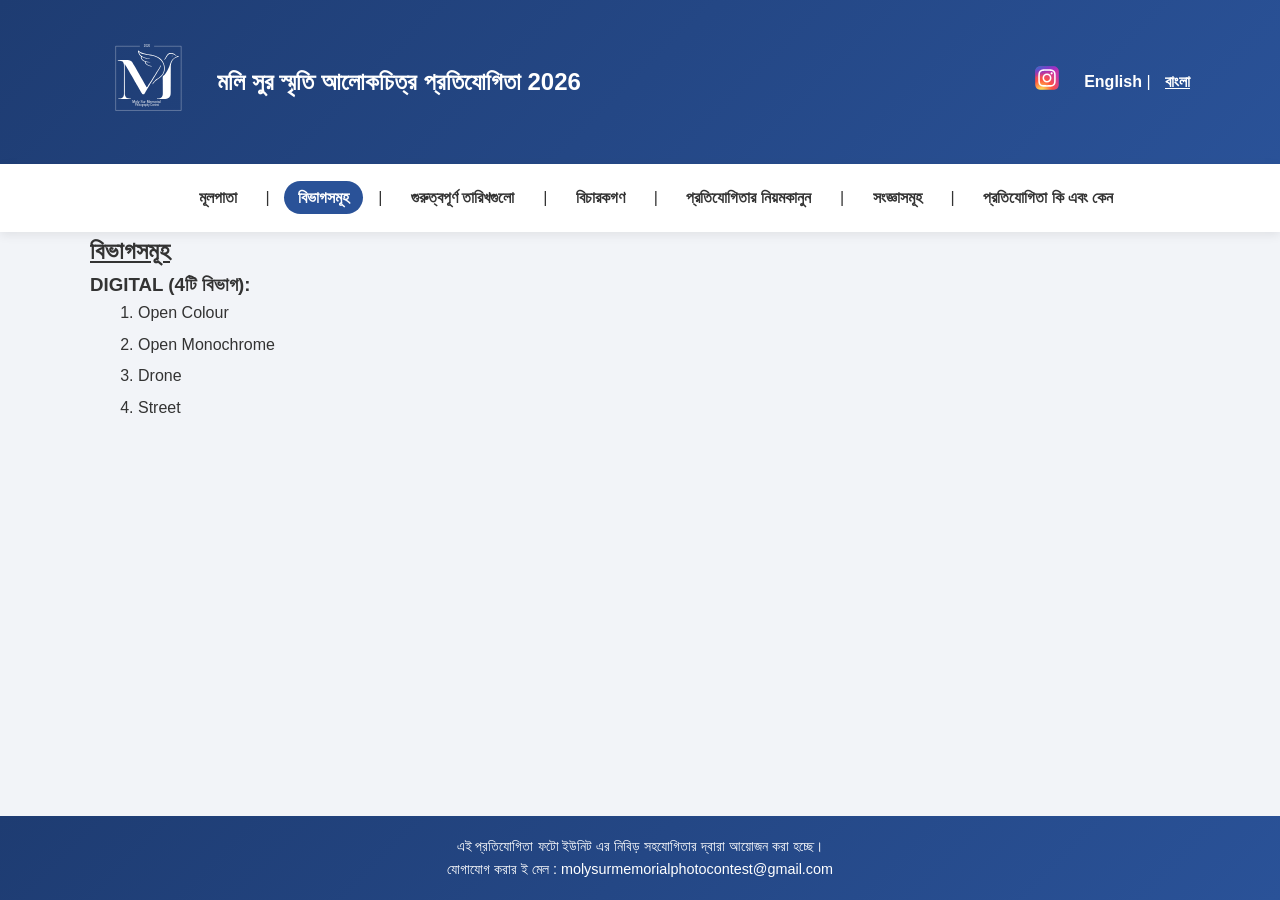
<file: bn/section.html>
<!DOCTYPE html>
<html lang="bn">
<head>
  <meta charset="UTF-8">
  <meta name="viewport" content="width=device-width, initial-scale=1.0">
  <title>MCMPC2026</title>
  <meta name="description" content="Photography contest 2026">
  <link rel="stylesheet" href="/styles/base.css">
  <link rel="stylesheet" href="/styles/layout.css">
  <link rel="stylesheet" href="/styles/component.css">
</head>

<body>

  <script data-goatcounter="https://msmpc.goatcounter.com/count"
        async src="//gc.zgo.at/count.js"></script>

  <div class="page-wrapper">

    <header>

      <div class="container header-flex">

        <!-- LEFT: Logo + Title -->
        <div class="header-left">
          <img src="/styles/logo4.svg" alt="Logo" class="logo">
          <h1>
            <span class="title-desktop">মলি সুর স্মৃতি আলোকচিত্র প্রতিযোগিতা 2026</span>
            <span class="title-mobile">MSM ফটো প্রতিযোগিতা 2026</span>
          </h1>
        </div>

        <!-- RIGHT: Instagram + Language -->
        <div class="header-right">

          <a href="https://instagram.com/msm.pc" target="_blank" class="insta-link">
            <img src="/styles/instagram-icon.svg" alt="Instagram">
          </a>

          <div class="lang-switch">
            <a href="/en/">English</a> |
            <a href="/bn/" class="active">বাংলা</a>
          </div>

        </div>
        
      </div>

    </header>

    <nav class="navbar">

      <div class="container">

        <ul>
          <li><a href="/bn/index.html">মূলপাতা</a></li>
          <li><a href="/bn/section.html" class="active">বিভাগসমূহ</a></li>
          <li><a href="/bn/calendar.html">গুরুত্বপূর্ণ তারিখগুলো</a></li>
          <li><a href="/bn/jury.html">বিচারকগণ</a></li>
          <li><a href="/bn/rule.html">প্রতিযোগিতার নিয়মকানুন</a></li>
          <li><a href="/bn/definition.html">সংজ্ঞাসমূহ</a></li>
          <li><a href="/bn/about.html">প্রতিযোগিতা কি এবং কেন</a></li>
        </ul>

      </div>

    </nav>

    <main>

      <div class="container">

        <h2><u>বিভাগসমূহ</u></h2>

        <h3>DIGITAL (4টি বিভাগ):</h3>

        <ol>
            <li>Open Colour</li>
            <li>Open Monochrome</li>
            <li>Drone</li>
            <li>Street</li>
        </ol>

      </div>

    </main>

    <footer>

      <div class="container">

        <p>এই প্রতিযোগিতা <a href="https://fotounit.org">ফটো ইউনিট</a> 
          এর নিবিড় সহযোগিতার দ্বারা আয়োজন করা হচ্ছে।
        </p>

        <p>যোগাযোগ করার ই মেল : molysurmemorialphotocontest@gmail.com</p>

      </div>
      
    </footer>

  </div>
  
</body>
</html>
</file>
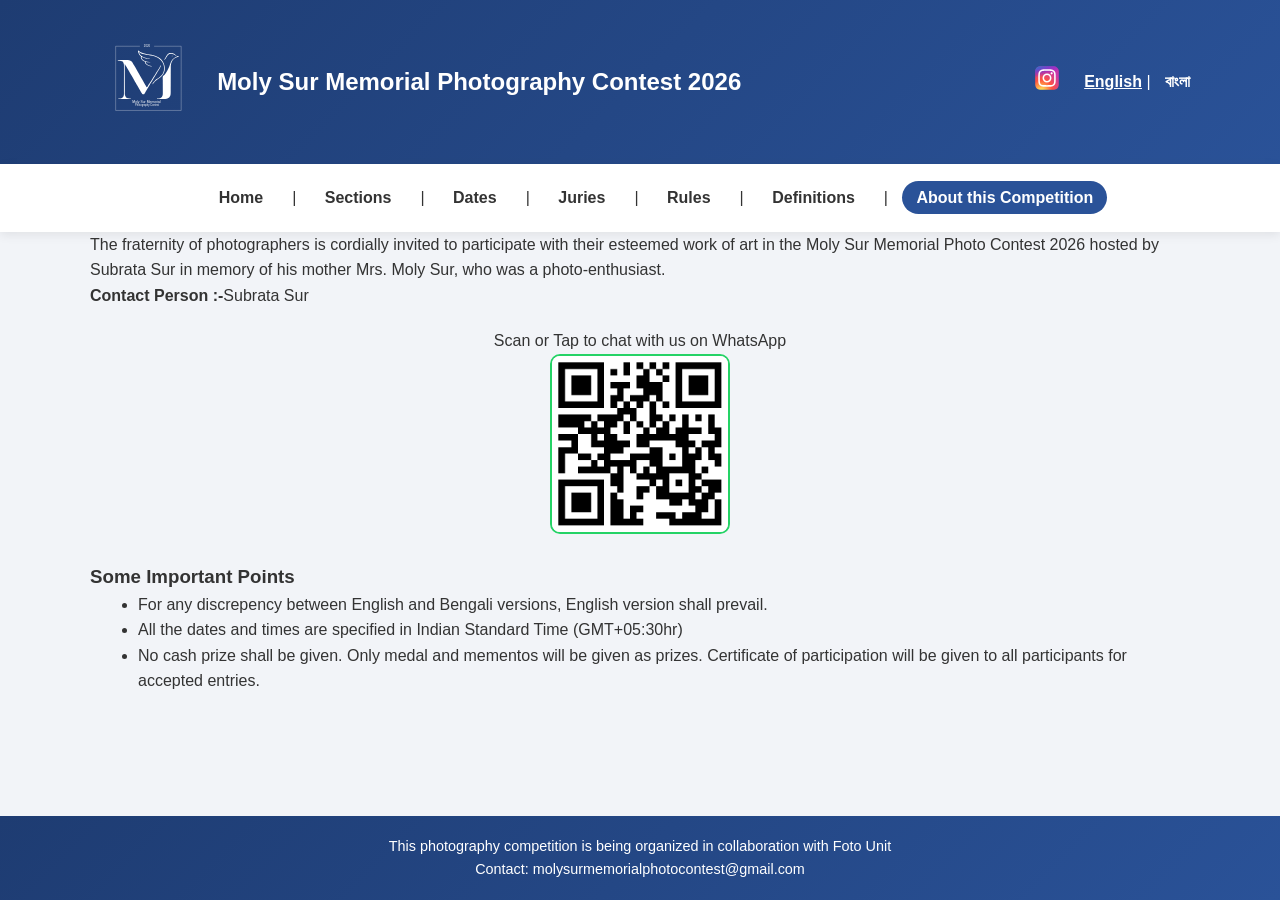
<file: en/about.html>
<!DOCTYPE html>
<html lang="en">
<head>
  <meta charset="UTF-8">
  <meta name="viewport" content="width=device-width, initial-scale=1.0">
  <title>MCMPC2026</title>
  <meta name="description" content="Photography contest 2026">
  <link rel="stylesheet" href="/styles/base.css">
  <link rel="stylesheet" href="/styles/layout.css">
  <link rel="stylesheet" href="/styles/component.css">
</head>

<body>

  <script data-goatcounter="https://msmpc.goatcounter.com/count"
        async src="//gc.zgo.at/count.js"></script>

  <div class="page-wrapper">

    <header>

      <div class="container header-flex">

        <!-- LEFT: Logo + Title -->
        <div class="header-left">
          <img src="/styles/logo4.svg" alt="Logo" class="logo">
          <h1>
            <span class="title-desktop">Moly Sur Memorial Photography Contest 2026</span>
            <span class="title-mobile">MSM Photo Contest 2026</span>
          </h1>
        </div>

        <!-- RIGHT: Instagram + Language -->
        <div class="header-right">

          <a href="https://instagram.com/msm.pc" target="_blank" class="insta-link">
            <img src="/styles/instagram-icon.svg" alt="Instagram">
          </a>

          <div class="lang-switch">
            <a href="/en/" class="active">English</a> |
            <a href="/bn/">বাংলা</a>
          </div>

        </div>

      </div>

    </header>

    <nav class="navbar">

      <div class="container">

        <ul>
          <li><a href="/en/index.html">Home</a></li>
          <li><a href="/en/section.html">Sections</a></li>
          <li><a href="/en/calendar.html">Dates</a></li>
          <li><a href="/en/jury.html">Juries</a></li>
          <li><a href="/en/rule.html">Rules</a></li>
          <li><a href="/en/definition.html">Definitions</a></li>
          <li><a href="/en/about.html" class="active">About this Competition</a></li>
        </ul>

      </div>

    </nav>

    <main>

      <div class="container">

        <p>The fraternity of photographers is cordially invited to participate with 
        their esteemed work of art in the Moly Sur Memorial Photo Contest 2026 hosted by 
        Subrata Sur in memory of his mother Mrs. Moly Sur, who was a photo-enthusiast.
        </p>

        <p><strong>Contact Person :-</strong>Subrata Sur</p>

        <div class="whatsapp-box">
          <p>Scan or Tap to chat with us on WhatsApp</p>
          <a href="https://wa.me/919874475633" target="_blank">
            <img src="/styles/whatsapp-qr.png" alt="WhatsApp QR" />
          </a>
        </div>

        <h3>Some Important Points</h3>

        <ul>

          <li>For any discrepency between English and Bengali versions, English version shall prevail.</li>
          <li>All the dates and times are specified in Indian Standard Time (GMT+05:30hr)</li>
          <li>No cash prize shall be given. Only medal and mementos will be given as prizes.
            Certificate of participation will be given to all participants for accepted entries.
          </li>

        </ul>

      </div>
      

     </main>

    <footer>

      <div class="container">

        <p>This photography competition is being organized in collaboration with 
          <a href="https://fotounit.org">Foto Unit</a>
        </p>

        <p>Contact: molysurmemorialphotocontest@gmail.com</p>

      </div>

    </footer>

  </div>
  
</body>

</html>
</file>
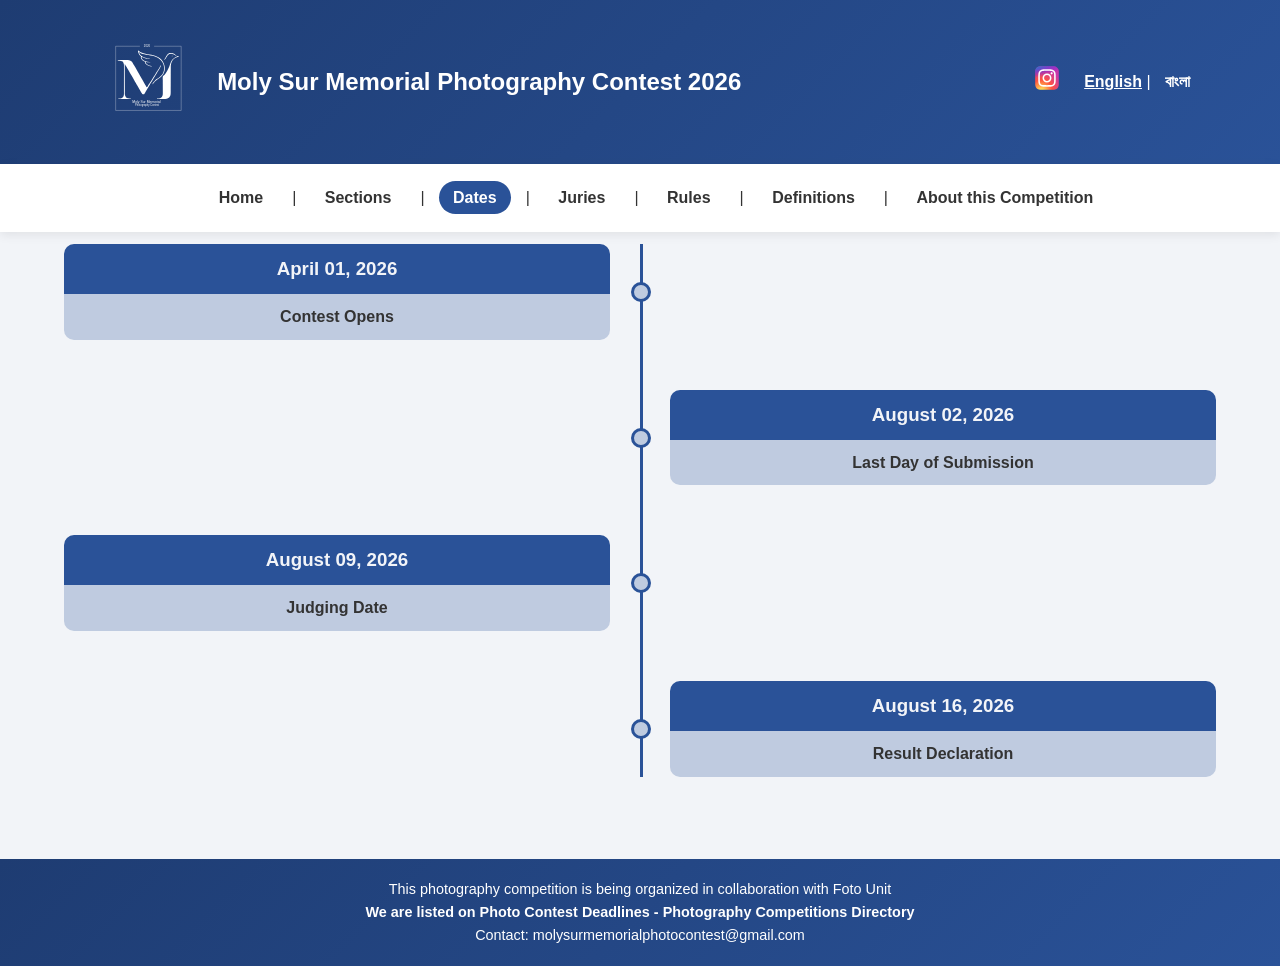
<file: en/calendar.html>
<!DOCTYPE html>
<html lang="en">
<head>
  <meta charset="UTF-8">
  <meta name="viewport" content="width=device-width, initial-scale=1.0">
  <title>MCMPC2026</title>
  <meta name="description" content="Photography contest 2026">
  <link rel="stylesheet" href="/styles/base.css">
  <link rel="stylesheet" href="/styles/layout.css">
  <link rel="stylesheet" href="/styles/timeline.css">
</head>

<body>

  <script data-goatcounter="https://msmpc.goatcounter.com/count"
        async src="//gc.zgo.at/count.js"></script>

  <div class="page-wrapper">

    <header>

      <div class="container header-flex">

        <!-- LEFT: Logo + Title -->
        <div class="header-left">
          <img src="/styles/logo4.svg" alt="Logo" class="logo">
          <h1>
            <span class="title-desktop">Moly Sur Memorial Photography Contest 2026</span>
            <span class="title-mobile">MSM Photo Contest 2026</span>
          </h1>
        </div>

        <!-- RIGHT: Instagram + Language -->
        <div class="header-right">

          <a href="https://instagram.com/msm.pc" target="_blank" class="insta-link">
            <img src="/styles/instagram-icon.svg" alt="Instagram">
          </a>

          <div class="lang-switch">
            <a href="/en/" class="active">English</a> |
            <a href="/bn/">বাংলা</a>
          </div>

        </div>
        
      </div>

    </header>

    <nav class="navbar">

      <div class="container">

        <ul>
          <li><a href="/en/index.html">Home</a></li>
          <li><a href="/en/section.html">Sections</a></li>
          <li><a href="/en/calendar.html" class="active">Dates</a></li>
          <li><a href="/en/jury.html">Juries</a></li>
          <li><a href="/en/rule.html">Rules</a></li>
          <li><a href="/en/definition.html">Definitions</a></li>
          <li><a href="/en/about.html">About this Competition</a></li>
        </ul>

      </div>

    </nav>

    <main>

      <div class="timeline">

        <ul>
          <li>
            <div class="content">
              <h3>April 01, 2026</h3>
              <p>Contest Opens</p>
            </div>
            <div class="point"></div>
            <div class="date">
              <!--h4>January 2020</h4-->
            </div>
          </li>
          <li>
            <div class="content">
              <h3>August 02, 2026</h3>
              <p>Last Day of Submission</p>
            </div>
            <div class="point"></div>
            <div class="date">
              <!--h4>July 2019</h4-->
            </div>
          </li>
          <li>
            <div class="content">
              <h3>August 09, 2026</h3>
              <p>Judging Date</p>
            </div>
            <div class="point"></div>
            <div class="date">
              <!--h4>March 2019</h4-->
            </div>
          </li>
          <li>
            <div class="content">
              <h3>August 16, 2026</h3>
              <p>Result Declaration</p>
            </div>
            <div class="point"></div>
            <div class="date">
              <!--h4>March 2019</h4-->
            </div>
          </li>
        </ul>

      </div><!--time-line-->
      
    </main>

    <footer>

      <div class="container">

        <p>This photography competition is being organized in collaboration with 
          <a href="https://fotounit.org">Foto Unit</a>
        </p>

        <a href=https://photocontestdeadlines.com target="_blank">
          <strong>We are listed on Photo Contest Deadlines - Photography Competitions Directory</strong>
        </a>

        <p>Contact: molysurmemorialphotocontest@gmail.com</p>

      </div>

    </footer>

  </div>
    
</body>

</html>
</file>
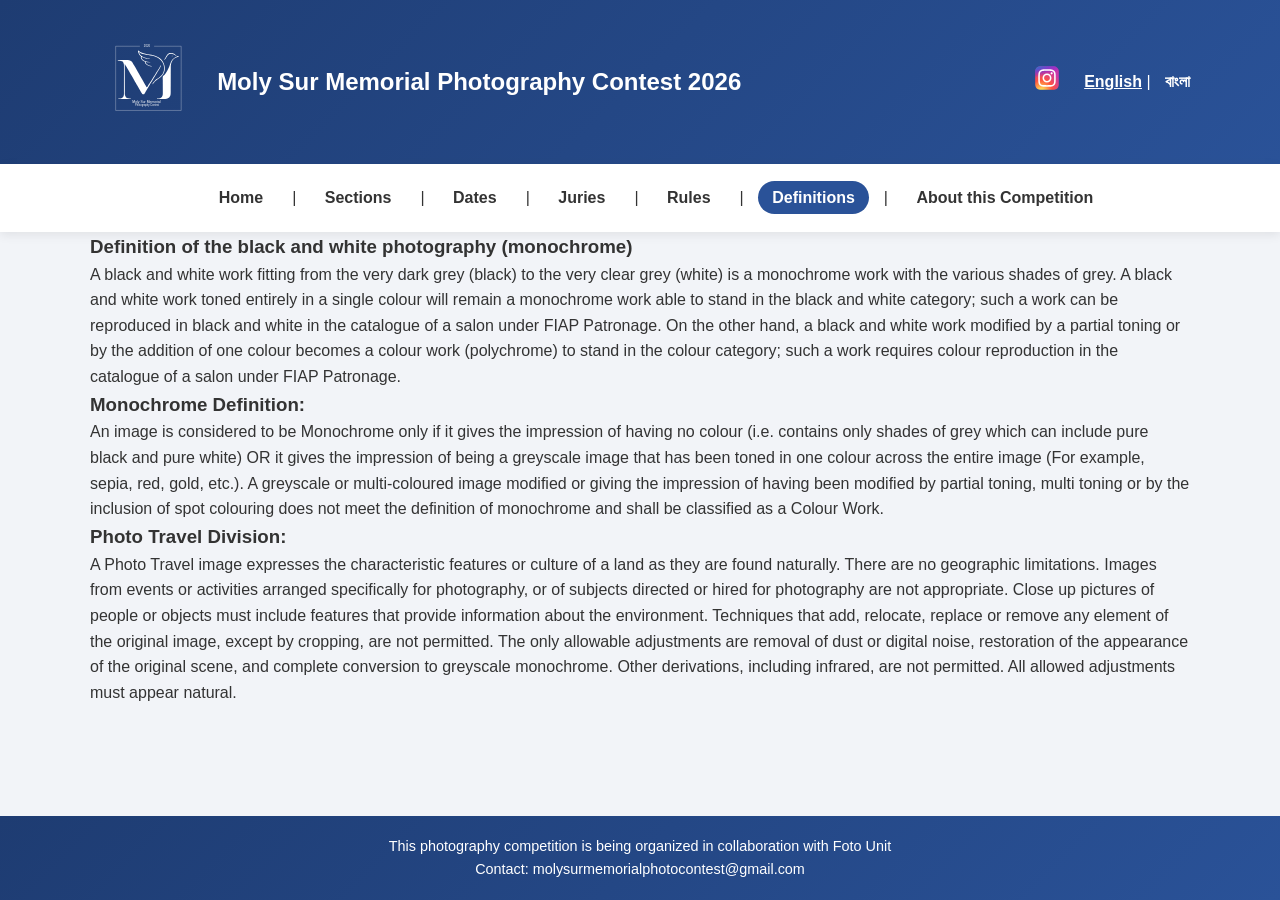
<file: en/definition.html>
<!DOCTYPE html>
<html lang="en">
<head>
  <meta charset="UTF-8">
  <meta name="viewport" content="width=device-width, initial-scale=1.0">
  <title>MCMPC2026</title>
  <meta name="description" content="Photography contest 2026">
  <link rel="stylesheet" href="/styles/base.css">
  <link rel="stylesheet" href="/styles/layout.css">
</head>

<body>

  <script data-goatcounter="https://msmpc.goatcounter.com/count"
        async src="//gc.zgo.at/count.js"></script>

  <div class="page-wrapper">

    <header>

      <div class="container header-flex">

        <!-- LEFT: Logo + Title -->
        <div class="header-left">
          <img src="/styles/logo4.svg" alt="Logo" class="logo">
          <h1>
            <span class="title-desktop">Moly Sur Memorial Photography Contest 2026</span>
            <span class="title-mobile">MSM Photo Contest 2026</span>
          </h1>
        </div>

        <!-- RIGHT: Instagram + Language -->
        <div class="header-right">

          <a href="https://instagram.com/msm.pc" target="_blank" class="insta-link">
            <img src="/styles/instagram-icon.svg" alt="Instagram">
          </a>

          <div class="lang-switch">
            <a href="/en/" class="active">English</a> |
            <a href="/bn/">বাংলা</a>
          </div>

        </div>
        
      </div>

    </header>

    <nav class="navbar">

      <div class="container">

        <ul>
          <li><a href="/en/index.html">Home</a></li>
          <li><a href="/en/section.html">Sections</a></li>
          <li><a href="/en/calendar.html">Dates</a></li>
          <li><a href="/en/jury.html">Juries</a></li>
          <li><a href="/en/rule.html">Rules</a></li>
          <li><a href="/en/definition.html" class="active">Definitions</a></li>
          <li><a href="/en/about.html">About this Competition</a></li>
        </ul>

      </div>

    </nav>

    <main>

      <div class="container">

        <h3>Definition of the black and white photography (monochrome)</h3>

        <p>A black and white work fitting from the very dark grey (black) to the very clear grey (white) 
          is a monochrome work with the various shades of grey. A black and white work toned entirely in a 
          single colour will remain a monochrome work able to stand in the black and white category; 
          such a work can be reproduced in black and white in the catalogue of a salon under FIAP Patronage. 
          On the other hand, a black and white work modified by a partial toning or by the addition of one 
          colour becomes a colour work (polychrome) to stand in the colour category; such a work requires 
          colour reproduction in the catalogue of a salon under FIAP Patronage.
        </p>

        <h3>Monochrome Definition:</h3>

        <p>An image is considered to be Monochrome only if it gives the impression of having no colour 
          (i.e. contains only shades of grey which can include pure black and pure white) OR it gives 
          the impression of being a greyscale image that has been toned in one colour across the entire 
          image (For example, sepia, red, gold, etc.). A greyscale or multi-coloured image modified or giving 
          the impression of having been modified by partial toning, multi toning or by the inclusion of spot 
          colouring does not meet the definition of monochrome and shall be classified as a Colour Work.
        </p>

        <h3>Photo Travel Division:</h3>

        <p>A Photo Travel image expresses the characteristic features or culture of a land as they are found 
          naturally. There are no geographic limitations. Images from events or activities arranged specifically 
          for photography, or of subjects directed or hired for photography are not appropriate. Close up pictures 
          of people or objects must include features that provide information about the environment. Techniques 
          that add, relocate, replace or remove any element of the original image, except by cropping, are not 
          permitted. The only allowable adjustments are removal of dust or digital noise, restoration of the 
          appearance of the original scene, and complete conversion to greyscale monochrome. Other derivations, 
          including infrared, are not permitted. All allowed adjustments must appear natural.
        </p>

      </div>     

    </main>

    <footer>

      <div class="container">

        <p>This photography competition is being organized in collaboration with 
          <a href="https://fotounit.org">Foto Unit</a>
        </p>
        <p>Contact: molysurmemorialphotocontest@gmail.com</p>

      </div>

    </footer>

  </div>

</body>

</html>
</file>
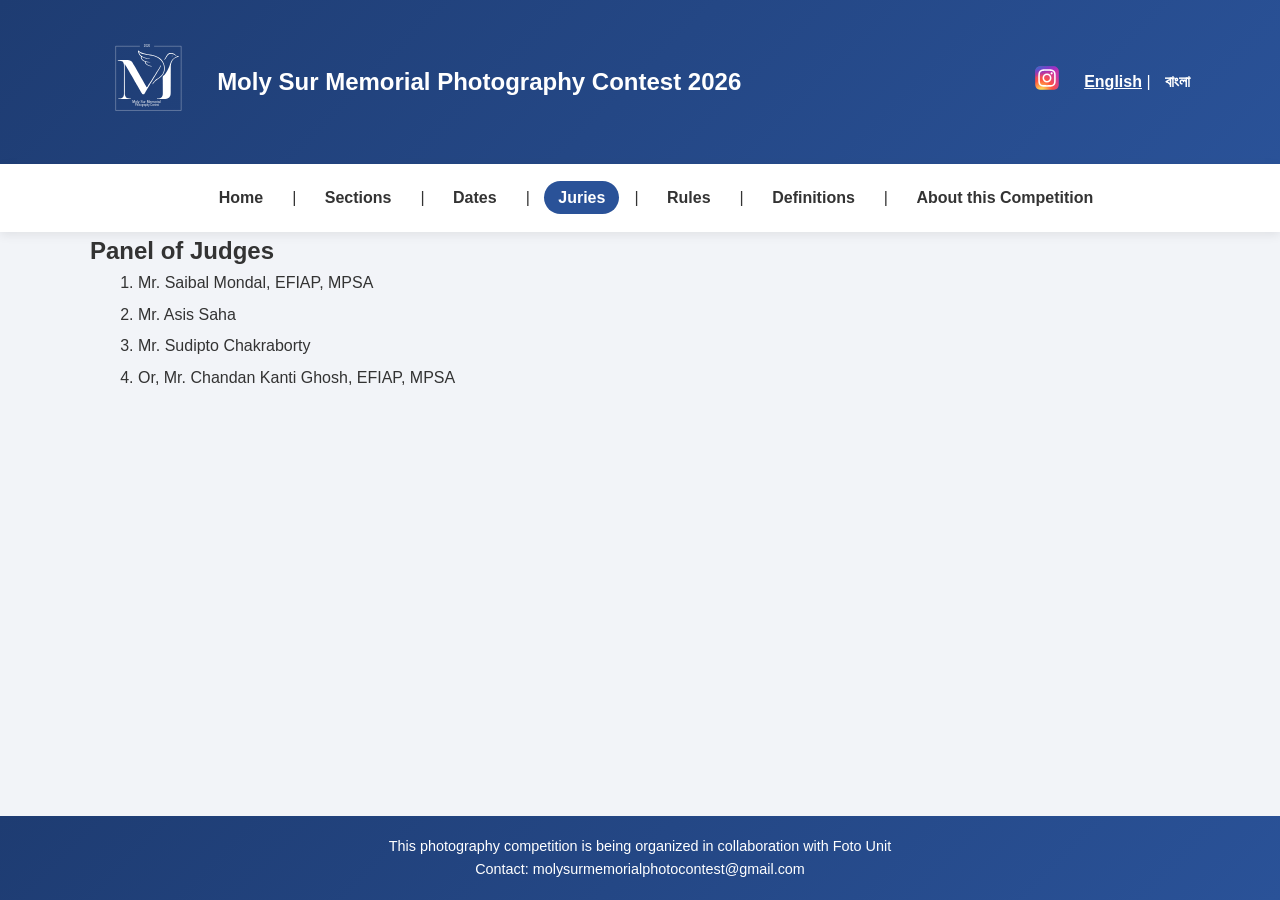
<file: en/jury.html>
<!DOCTYPE html>
<html lang="en">
<head>
  <meta charset="UTF-8">
  <meta name="viewport" content="width=device-width, initial-scale=1.0">
  <title>MCMPC2026</title>
  <meta name="description" content="Photography contest 2026">
  <link rel="stylesheet" href="/styles/base.css">
  <link rel="stylesheet" href="/styles/layout.css">
</head>

<body>

  <script data-goatcounter="https://msmpc.goatcounter.com/count"
        async src="//gc.zgo.at/count.js"></script>

  <div class="page-wrapper">

    <header>

      <div class="container header-flex">

        <!-- LEFT: Logo + Title -->
        <div class="header-left">
          <img src="/styles/logo4.svg" alt="Logo" class="logo">
          <h1>
            <span class="title-desktop">Moly Sur Memorial Photography Contest 2026</span>
            <span class="title-mobile">MSM Photo Contest 2026</span>
          </h1>
        </div>

        <!-- RIGHT: Instagram + Language -->
        <div class="header-right">

          <a href="https://instagram.com/msm.pc" target="_blank" class="insta-link">
            <img src="/styles/instagram-icon.svg" alt="Instagram">
          </a>

          <div class="lang-switch">
            <a href="/en/" class="active">English</a> |
            <a href="/bn/">বাংলা</a>
          </div>

        </div>
        
      </div>

    </header>

    <nav class="navbar">

      <div class="container">

        <ul>
          <li><a href="/en/index.html">Home</a></li>
          <li><a href="/en/section.html">Sections</a></li>
          <li><a href="/en/calendar.html">Dates</a></li>
          <li><a href="/en/jury.html" class="active">Juries</a></li>
          <li><a href="/en/rule.html">Rules</a></li>
          <li><a href="/en/definition.html">Definitions</a></li>
          <li><a href="/en/about.html">About this Competition</a></li>
        </ul>

      </div>

    </nav>

    <main>

      <div class="container">

        <h2>Panel of Judges</h2>
      
        <ol>
          <li>Mr. Saibal Mondal, EFIAP, MPSA </li>
          <li>Mr. Asis Saha</li>
          <li>Mr. Sudipto Chakraborty</li>
          <li>Or, Mr. Chandan Kanti Ghosh,  EFIAP, MPSA</li>
        </ol>

      </div>

    </main>

    <footer>

      <div class="container">

        <p>This photography competition is being organized in collaboration with 
          <a href="https://fotounit.org">Foto Unit</a>
        </p>
        
        <p>Contact: molysurmemorialphotocontest@gmail.com</p>

      </div>

    </footer>

  </div>  
  
</body>

</html>
</file>
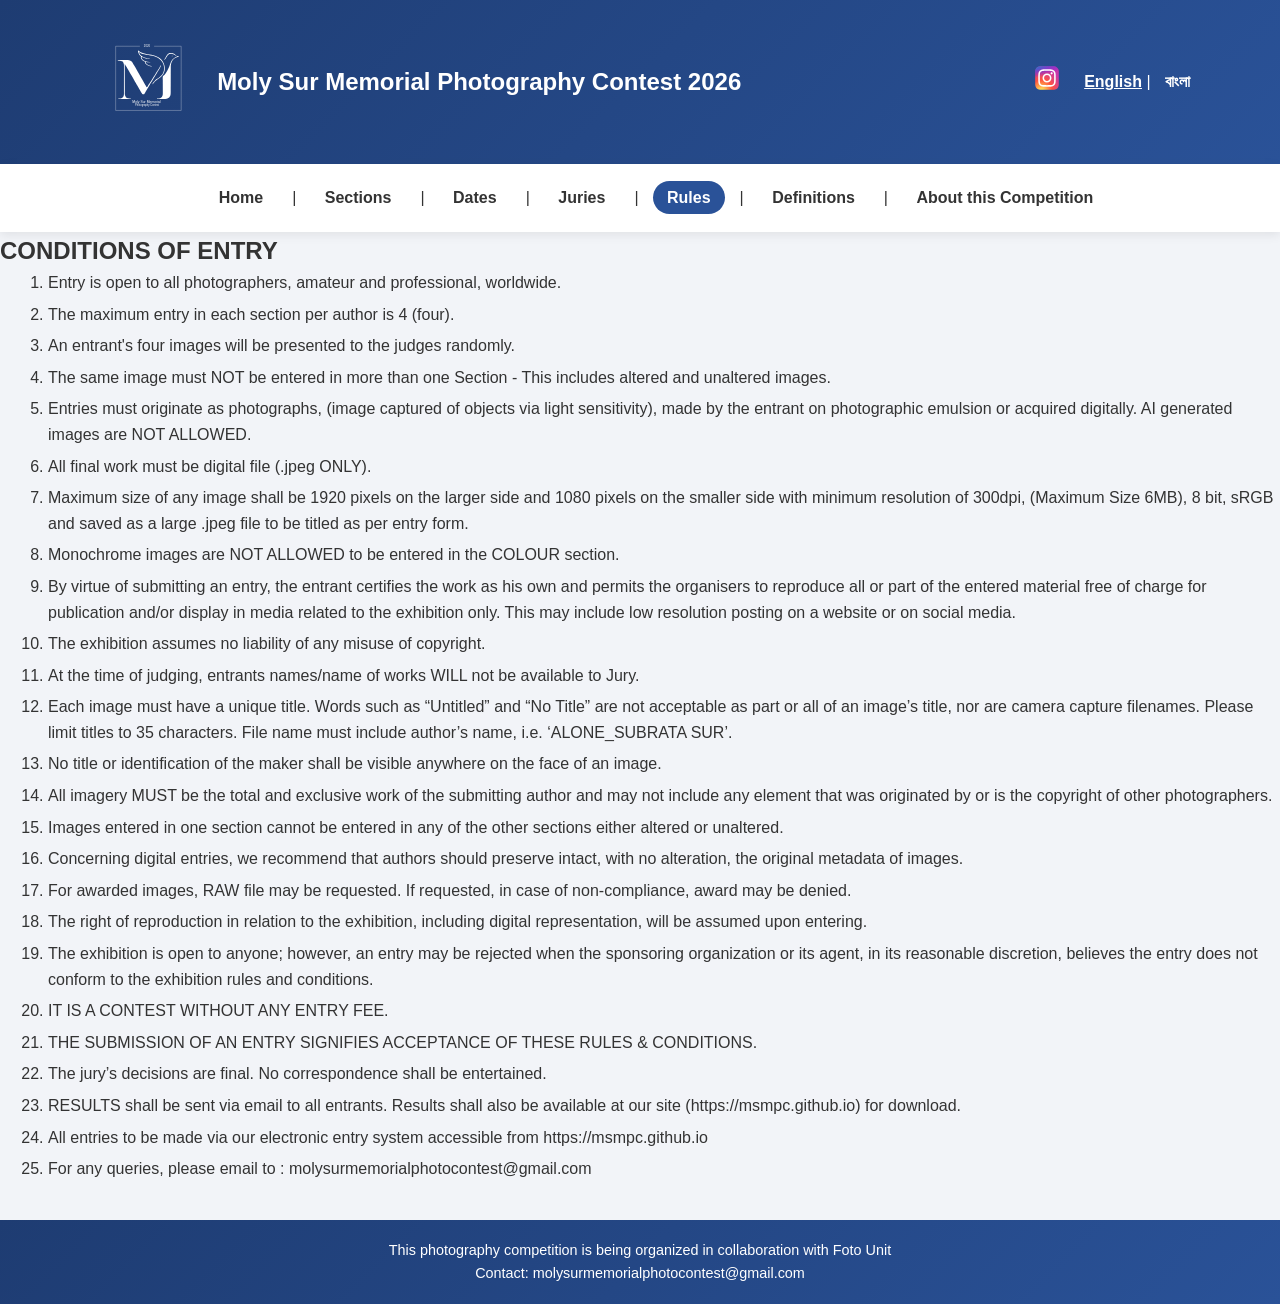
<file: en/rule.html>
<!DOCTYPE html>
<html lang="en">
<head>
  <meta charset="UTF-8">
  <meta name="viewport" content="width=device-width, initial-scale=1.0">
  <title>MCMPC2026</title>
  <meta name="description" content="Photography contest 2026">
  <link rel="stylesheet" href="/styles/base.css">
  <link rel="stylesheet" href="/styles/layout.css">
</head>

<body>

  <script data-goatcounter="https://msmpc.goatcounter.com/count"
        async src="//gc.zgo.at/count.js"></script>

  <div class="page-wrapper">

    <header>

      <div class="container header-flex">

        <!-- LEFT: Logo + Title -->
        <div class="header-left">
          <img src="/styles/logo4.svg" alt="Logo" class="logo">
          <h1>
            <span class="title-desktop">Moly Sur Memorial Photography Contest 2026</span>
            <span class="title-mobile">MSM Photo Contest 2026</span>
          </h1>
        </div>

        <!-- RIGHT: Instagram + Language -->
        <div class="header-right">

          <a href="https://instagram.com/msm.pc" target="_blank" class="insta-link">
            <img src="/styles/instagram-icon.svg" alt="Instagram">
          </a>

          <div class="lang-switch">
            <a href="/en/" class="active">English</a> |
            <a href="/bn/">বাংলা</a>
          </div>

        </div>
        
      </div>

    </header>

    <nav class="navbar">

      <div class="container">

        <ul>
          <li><a href="/en/index.html">Home</a></li>
          <li><a href="/en/section.html">Sections</a></li>
          <li><a href="/en/calendar.html">Dates</a></li>
          <li><a href="/en/jury.html">Juries</a></li>
          <li><a href="/en/rule.html" class="active">Rules</a></li>
          <li><a href="/en/definition.html">Definitions</a></li>
          <li><a href="/en/about.html">About this Competition</a></li>
        </ul>

      </div>

    </nav>

    <main>

      <h2>CONDITIONS OF ENTRY</h2>

      <ol>
        <li>Entry is open to all photographers, amateur and professional, worldwide.</li>
        <li>The maximum entry in each section per author is 4 (four).</li>
        <li>An entrant's four images will be presented to the judges randomly.</li>
        <li>The same image must NOT be entered in more than one Section - This includes altered and unaltered images.</li>
        <li>Entries must originate as photographs, (image captured of objects via light sensitivity), 
          made by the entrant on photographic emulsion or acquired digitally. AI generated images are NOT ALLOWED.</li>
        <li>All final work must be digital file (.jpeg ONLY).</li>
        <li>Maximum size of any image shall be 1920 pixels on the larger side and 1080 pixels 
          on the smaller side with minimum resolution of 300dpi, (Maximum Size 6MB), 8 bit, 
          sRGB and saved as a large .jpeg file to be titled as per entry form.</li>
        <li class="item-important">Monochrome images are NOT ALLOWED to be entered in the COLOUR section. </li>
        <li>By virtue of submitting an entry, the entrant certifies the work as his own and permits the organisers to reproduce all or part of the entered material free of charge for publication and/or display in media related to the exhibition only. This may include low resolution posting on a website or on social media.</li>
        <li>The exhibition assumes no liability of any misuse of copyright.</li>
        <li>At the time of judging, entrants names/name of works WILL not be available to Jury.</li>
        <li>Each image must have a unique title. Words such as “Untitled” and “No Title” are not 
          acceptable as part or all of an image’s title, nor are camera capture filenames. 
          Please limit titles to 35 characters. File name must include author’s name, i.e. ‘ALONE_SUBRATA SUR’.</li>
        <li>No title or identification of the maker shall be visible anywhere on the face of an image.</li>
        <li>All imagery MUST be the total and exclusive work of the submitting author and may not 
          include any element that was originated by or is the copyright of other photographers.</li>
        <li>Images entered in one section cannot be entered in any of the other sections either altered or unaltered.</li>
        <li>Concerning digital entries, we recommend that authors should preserve intact, with no alteration, 
          the original metadata of images.</li>
        <li class="item-important">For awarded images, RAW file may be requested. If requested, in case of 
          non-compliance, award may be denied.</li>
        <li>The right of reproduction in relation to the exhibition, including digital representation, 
          will be assumed upon entering.</li>
        <li>The exhibition is open to anyone; however, an entry may be rejected when the sponsoring organization 
          or its agent, in its reasonable discretion, believes the entry does not conform to the exhibition rules 
          and conditions.</li>
        <li class="item-important">IT IS A CONTEST WITHOUT ANY ENTRY FEE. </li>
        <li>THE SUBMISSION OF AN ENTRY SIGNIFIES ACCEPTANCE OF THESE RULES & CONDITIONS.</li>
        <li>The jury’s decisions are final. No correspondence shall be entertained.</li>
        <li>RESULTS shall be sent via email to all entrants. Results shall also be available 
          at our site (https://msmpc.github.io) for download.</li>
        <li>All entries to be made via our electronic entry system accessible from https://msmpc.github.io</li>
        <li>For any queries, please email to : molysurmemorialphotocontest@gmail.com</li>
      </ol>

    </main>

    <footer>

      <div class="container">

        <p>This photography competition is being organized in collaboration with 
          <a href="https://fotounit.org">Foto Unit</a>
        </p>

        <p>Contact: molysurmemorialphotocontest@gmail.com</p>

      </div>

    </footer>

  </div>
  
</body>

</html>
</file>
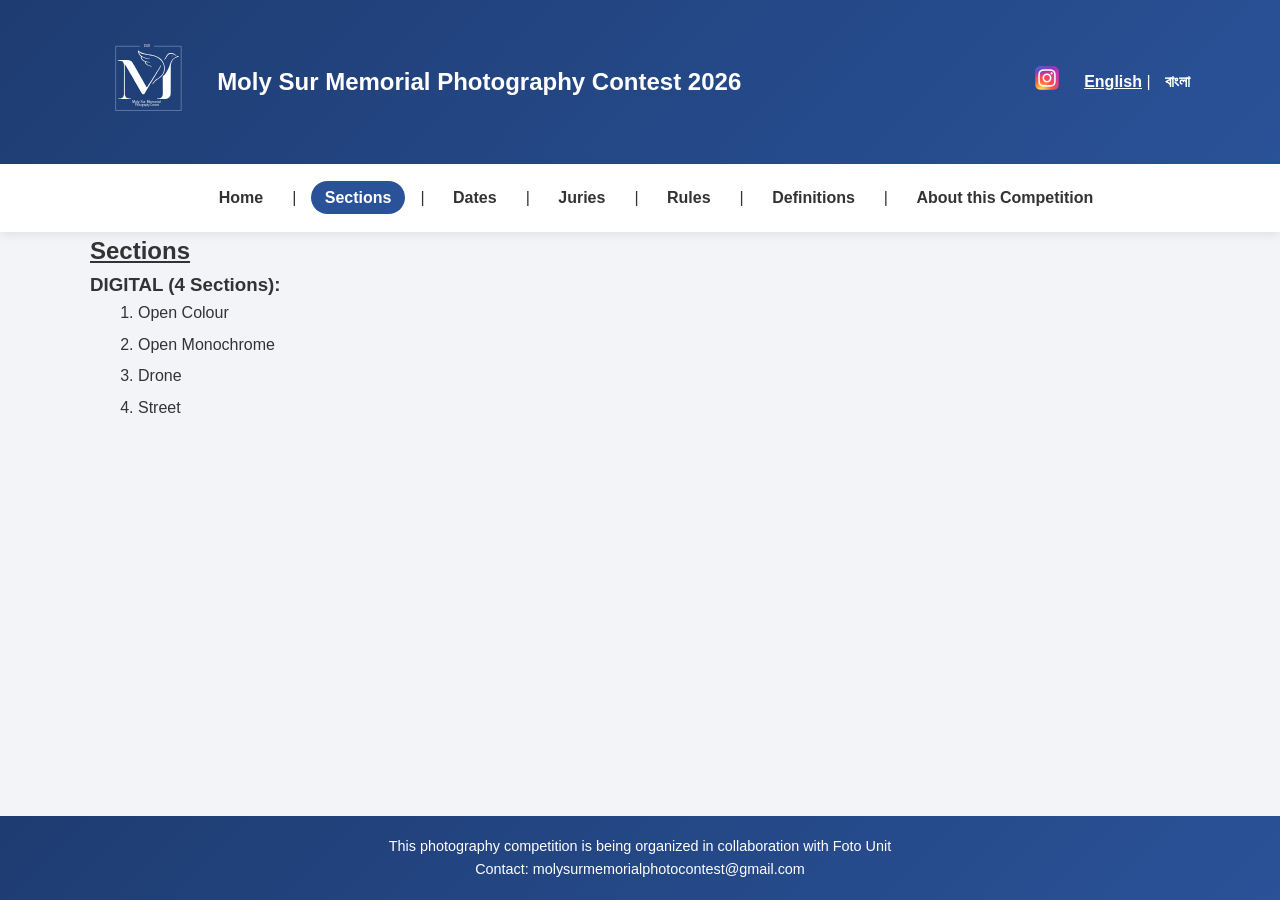
<file: en/section.html>
<!DOCTYPE html>
<html lang="en">
<head>
  <meta charset="UTF-8">
  <meta name="viewport" content="width=device-width, initial-scale=1.0">
  <title>MCMPC2026</title>
  <meta name="description" content="Photography contest 2026">
  <link rel="stylesheet" href="/styles/base.css">
  <link rel="stylesheet" href="/styles/layout.css">
</head>

<body>

  <script data-goatcounter="https://msmpc.goatcounter.com/count"
        async src="//gc.zgo.at/count.js"></script>

  <div class="page-wrapper">

    <header>

      <div class="container header-flex">

        <!-- LEFT: Logo + Title -->
        <div class="header-left">
          <img src="/styles/logo4.svg" alt="Logo" class="logo">
          <h1>
            <span class="title-desktop">Moly Sur Memorial Photography Contest 2026</span>
            <span class="title-mobile">MSM Photo Contest 2026</span>
          </h1>
        </div>

        <!-- RIGHT: Instagram + Language -->
        <div class="header-right">

          <a href="https://instagram.com/msm.pc" target="_blank" class="insta-link">
            <img src="/styles/instagram-icon.svg" alt="Instagram">
          </a>

          <div class="lang-switch">
            <a href="/en/" class="active">English</a> |
            <a href="/bn/">বাংলা</a>
          </div>

        </div>
        
    </div>

    </header>

    <nav class="navbar">

      <div class="container">

        <ul>
          <li><a href="/en/index.html">Home</a></li>
          <li><a href="/en/section.html" class="active">Sections</a></li>
          <li><a href="/en/calendar.html">Dates</a></li>
          <li><a href="/en/jury.html">Juries</a></li>
          <li><a href="/en/rule.html">Rules</a></li>
          <li><a href="/en/definition.html">Definitions</a></li>
          <li><a href="/en/about.html">About this Competition</a></li>
        </ul>

      </div>

    </nav>

    <main>

      <div class="container">

        <h2><u>Sections</u></h2>

        <h3>DIGITAL (4 Sections):</h3>

        <ol>
          <li>Open Colour</li>
          <li>Open Monochrome</li>
          <li>Drone</li>
          <li>Street</li>
        </ol>

      </div>

    </main>

    <footer>

      <div class="container">

        <p>This photography competition is being organized in collaboration with 
          <a href="https://fotounit.org">Foto Unit</a>
        </p>

        <p>Contact: molysurmemorialphotocontest@gmail.com</p>

      </div>

    </footer>

  </div>
 
</body>

</html>
</file>
<file: style.css>
* {
  margin: 0;
  padding: 0;
  box-sizing: border-box;
  font-family: Arial, sans-serif;
}

body {
  height: 100vh;
  display: flex;
  justify-content: center;
  align-items: center;
  background: linear-gradient(135deg, #1e3c72, #2a5298);
  color: white;
  text-align: center;
}

.container {
  padding: 20px;
  max-width: 400px;
  width: 100%;
}

h1 {
  font-size: 2.5rem;
  margin-bottom: 10px;
}

p {
  margin-bottom: 20px;
}

.launch-date {
  font-size: 1.2rem;
  margin-bottom: 25px;
  background: rgba(255,255,255,0.2);
  padding: 12px;
  border-radius: 8px;
}

@media (max-width: 480px) {
  h1 { font-size: 2rem; }
}

/*Coming Soon html
<!DOCTYPE html>
<html lang="en">
<head>
  <meta charset="UTF-8">
  <meta name="viewport" content="width=device-width, initial-scale=1.0">
  <title>Coming Soon</title>
  <link rel="stylesheet" href="style.css">
</head>
<body>

<div class="container">
  <h1>🚀 Coming Soon</h1>
  <p>Moly Sur Memorial Photography Contest 2026</p>

  <div class="launch-date">
    Launching on <strong>1st April 2026</strong>
  </div>

</div>

</body>
</html>
*/
</file>
<file: styles/base.css>
/* Reset */
:root {
  --primary: #2a5298;
  --bg: #f2f4f8;
  --text: #333;

  --header-footer-bg: linear-gradient(135deg, #1e3c72, #2a5298);
  --header-footer-text: #fff;

  --primary-light: #a9c1e8;
  --primary-light: color-mix(in srgb, var(--primary) 30%, white);
}


* {
  margin: 0;
  padding: 0;
  box-sizing: border-box;
}

html, body {
  height: 100%;
  margin: 0;
}

.page-wrapper {
  min-height: 100vh;
  display: flex;
  flex-direction: column;
}

main {
  flex: 1;
}

/* Base typography */
body {
  font: 16px/1.6 "Segoe UI", sans-serif;
  background: #f2f4f8;
  color: #333;
}

/* Lists */
ol {
  margin-left: 2rem;
  padding-left: 1rem;
}

ol li {
  list-style-type: decimal;
  margin-bottom: 6px;
}

ul {
  margin-left: 2rem;
  padding-left: 1rem;
}

ul li {
  border-bottom: 6px;
}
</file>
<file: styles/layout.css>
.container {
  width: 92%;
  max-width: 1100px;
  margin: auto;
}

/* Header */
header {
  background: var(--header-footer-bg);
  color: var(--header-footer-text);
  text-align: center;
  padding: 2rem 0;
}

.header-flex {
  display: flex;
  justify-content: space-between;
  align-items: center;
}

.header-left {
  display: flex;
  align-items: center;
  gap: 1rem;
}

.logo {
  height: 100px;   /* adjust as needed */
  width: auto;
}

.header-left h1 {
  margin: 0;
  font-size: 1.5rem;
}

.title-mobile {
  display: none;
}

@media (max-width: 600px) {
  .title-desktop {
    display: none;
  }
  .title-mobile {
    display: inline;
  }
}

/* Right side */
.header-right {
  display: flex;
  align-items: center;
  gap: 15px;
}

/* Instagram icon */
.insta-link img {
  width: 24px;
  height: 24px;
  transition: transform 0.2s ease;
}

.insta-link img:hover {
  transform: scale(1.2);
}

.lang-switch a {
  text-decoration: none;
  font-weight: 600;
  margin-left: 10px;
  color: #fff;
}

.lang-switch a.active {
  text-decoration: underline;
}

/* Navigation */
.navbar {
  background: #fff;
  box-shadow: 0 3px 10px rgba(0,0,0,.08);
}

.navbar ul {
  list-style: none;
  text-align: center;
  padding: 1rem;
}

.navbar li {
  display: inline-block;
  /*margin: 0 15px;*/
  margin: 5px;
}

.navbar a {
  text-decoration: none;
  font-weight: 600;
  color: #333;
  transition: .3s;
  /*added*/
  padding: 8px 14px;
  border-radius: 20px;
}

.navbar a:hover {
  background: rgba(42, 82, 152, 0.1);
  color: #2a5298;
}

.navbar a.active {
  background: var(--primary);
  color: #fff;
  /*border-bottom: 2px solid var(--primary);*/
}

/* Separator */
.navbar li:not(:last-child)::after {
content: "|";
/*color: #ccc;*/
color: var(--header-footer-bg);
margin-left: 15px;
}

/* Footer */
footer {
  background: var(--header-footer-bg);
  color: var(--header-footer-text);
  text-align: center;
  padding: 1.2rem;
  margin-top: 2rem;
  font-size: .9rem;
}

footer a {
  color: var(--header-footer-text);
  text-decoration: none;
}

footer a:hover {
  text-decoration: underline;
  opacity: 0.85;
}
</file>
<file: styles/component.css>
/* HERO SECTION */
.hero {
  height: 100vh;
  background: linear-gradient(rgba(0,0,0,0.5), rgba(0,0,0,0.5)),
              url('hero-image_RedRoad.jpg') center/cover no-repeat;
  display: flex;
  align-items: center;
  justify-content: center;
  text-align: center;
  color: #fff;
}

/* CONTENT */
.hero-content h1 {
  font-size: 3rem;
  margin-bottom: 1rem;
}

.hero-content p {
  font-size: 1.2rem;
  margin-bottom: 2rem;
}

.hero-credit {
  position: absolute;
  bottom: 10px;
  right: 15px;
  font-size: 12px;
  color: #fff;
  opacity: 0.7;
}

/*
.hero-credit a {
  text-decoration: none;
  font-weight: 600;
  color: #333;
}*/

/* BUTTON */
.hero-btn {
  display: inline-block;
  padding: 12px 24px;
  font-size: 1rem;
  color: #fff;
  background-color: #ff4d4d;
  border-radius: 6px;
  text-decoration: none;
  transition: all 0.3s ease;
}

/* HOVER EFFECT */
.hero-btn:hover {
  background-color: #e60000;
  transform: translateY(-2px);
}

/* MOBILE RESPONSIVE */
@media (max-width: 768px) {
  .hero-content h1 {
    font-size: 2rem;
  }

  .hero-content p {
    font-size: 1rem;
  }
}

.whatsapp-box {
  text-align: center;
  padding: 20px;
}

.whatsapp-box img {
  width: 180px;
  border: 2px solid #25D366;
  border-radius: 10px;
}
</file>
<file: styles/timeline.css>
.timeline {
    position: relative;
    margin: 0 auto;
    width: 90%;
    margin-top: 1%;
}
.timeline ul {
    margin: 0;
    padding: 0;
}
.timeline ul li {
    margin-bottom: 50px;
    list-style-type: none;
    display: flex;
    flex-direction: row;
    align-items: center;
}
.point {
    min-width: 20px;
    height: 20px;
    /*background-color: #be9fe1;*/
    background-color: var(--primary-light);
    border-radius: 100%;
    z-index: 2;
    /*border: 3px #333333 solid;*/
    border: 3px var(--primary) solid;
    position: relative;
    left: 1px;
}
.timeline ul li .content {
    width: 50%;
    padding: 0 20px;
}
.timeline ul li:nth-child(odd) .content {
    padding-left: 0;
}
.timeline ul li:nth-child(odd) .date {
    padding-right: 0;
}
.timeline ul li:nth-child(even) .content {
    padding-right: 0;
}
.timeline ul li:nth-child(even) .date {
    padding-left: 0;
}
.timeline ul li .date {
    width: 50%;
    padding: 0 20px;
    font-weight: normal;
}
/*
.timeline ul li .date h4 {
    background-color: #e1ccec;
    width: 100px;
    text-align: center;
    padding: 5px 10px;
    border-radius: 10px;
}
    */

.timeline ul li .content h3 {
    padding: 10px 20px;
    color: var(--bg);
    /*background-color: #be9fe1;*/
    background-color: var(--primary);
    margin-bottom: 0;
    text-align: center;
    border-top-left-radius: 10px;
    border-top-right-radius: 10px;
}
.timeline ul li .content p {
    padding: 10px 20px;
    font-weight: bold;
    /*background-color: #e1d9ec;*/
    background-color: var(--primary-light);
    margin-top: 0;
    text-align: center;
    border-bottom-left-radius: 10px;
    border-bottom-right-radius: 10px;
}
.timeline ul li:nth-child(even) {
    flex-direction: row-reverse;
}
.timeline ul li:nth-child(even) .date h4 {
    float: right
}
.timeline::before {
    content: "";
    position: absolute;
    height: 100%;
    width: 3px;
    left: 50%;
    /*background-color: #333333;*/
    background-color: var(--primary);
}

.timeline-item:nth-child(even)::before {
  left: -10px;
}
</file>
